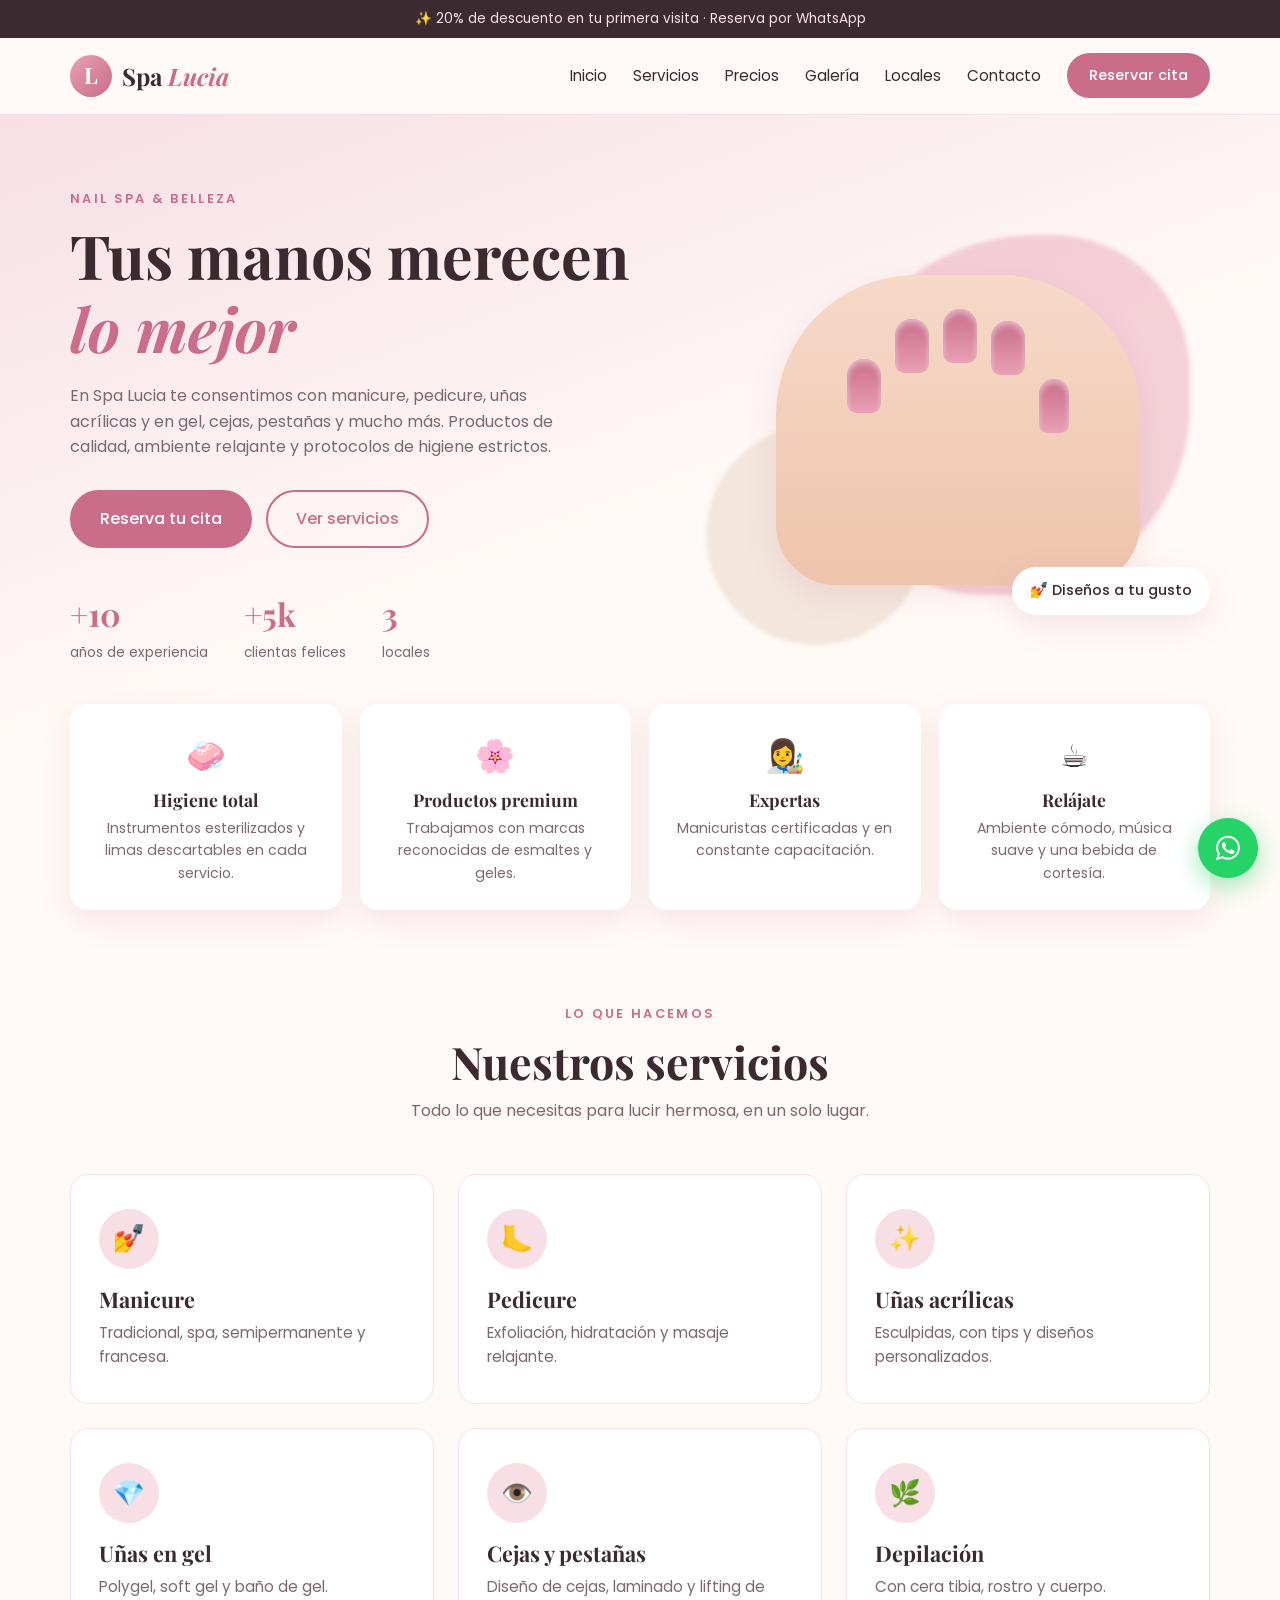
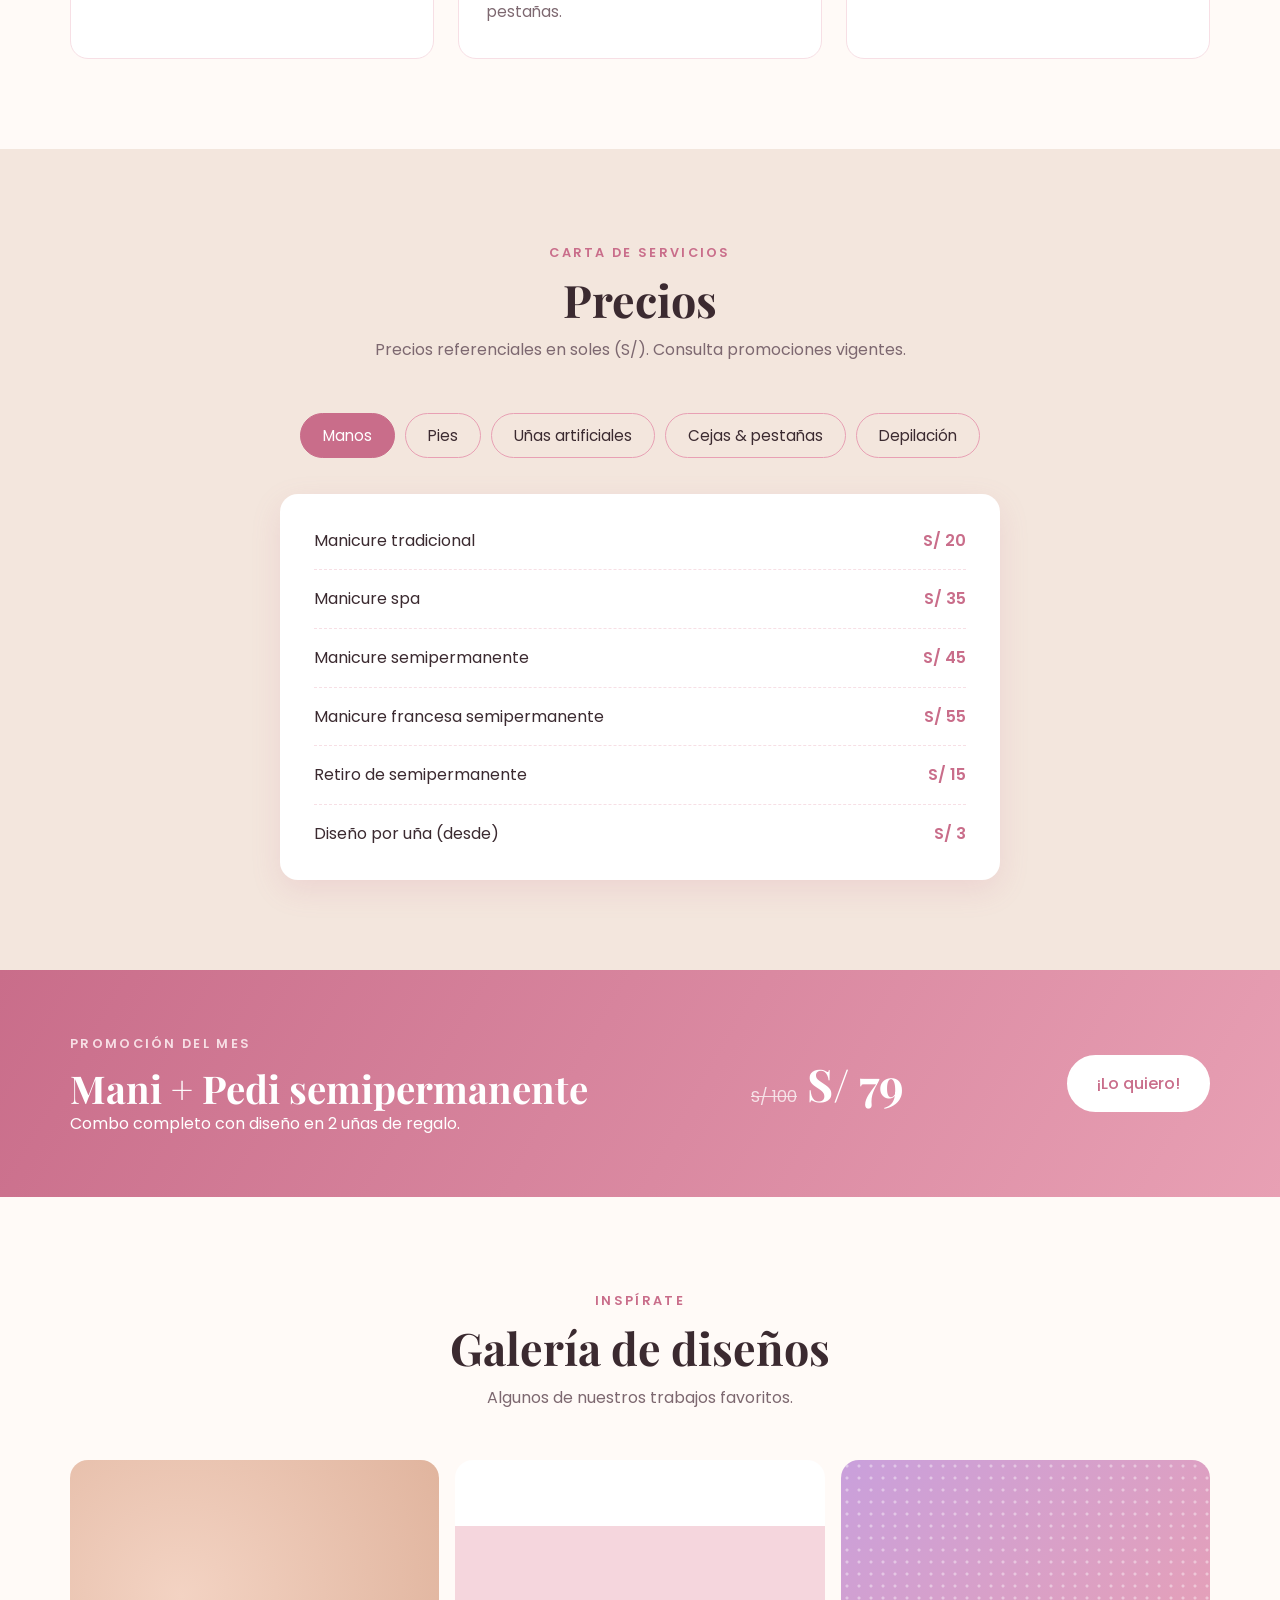
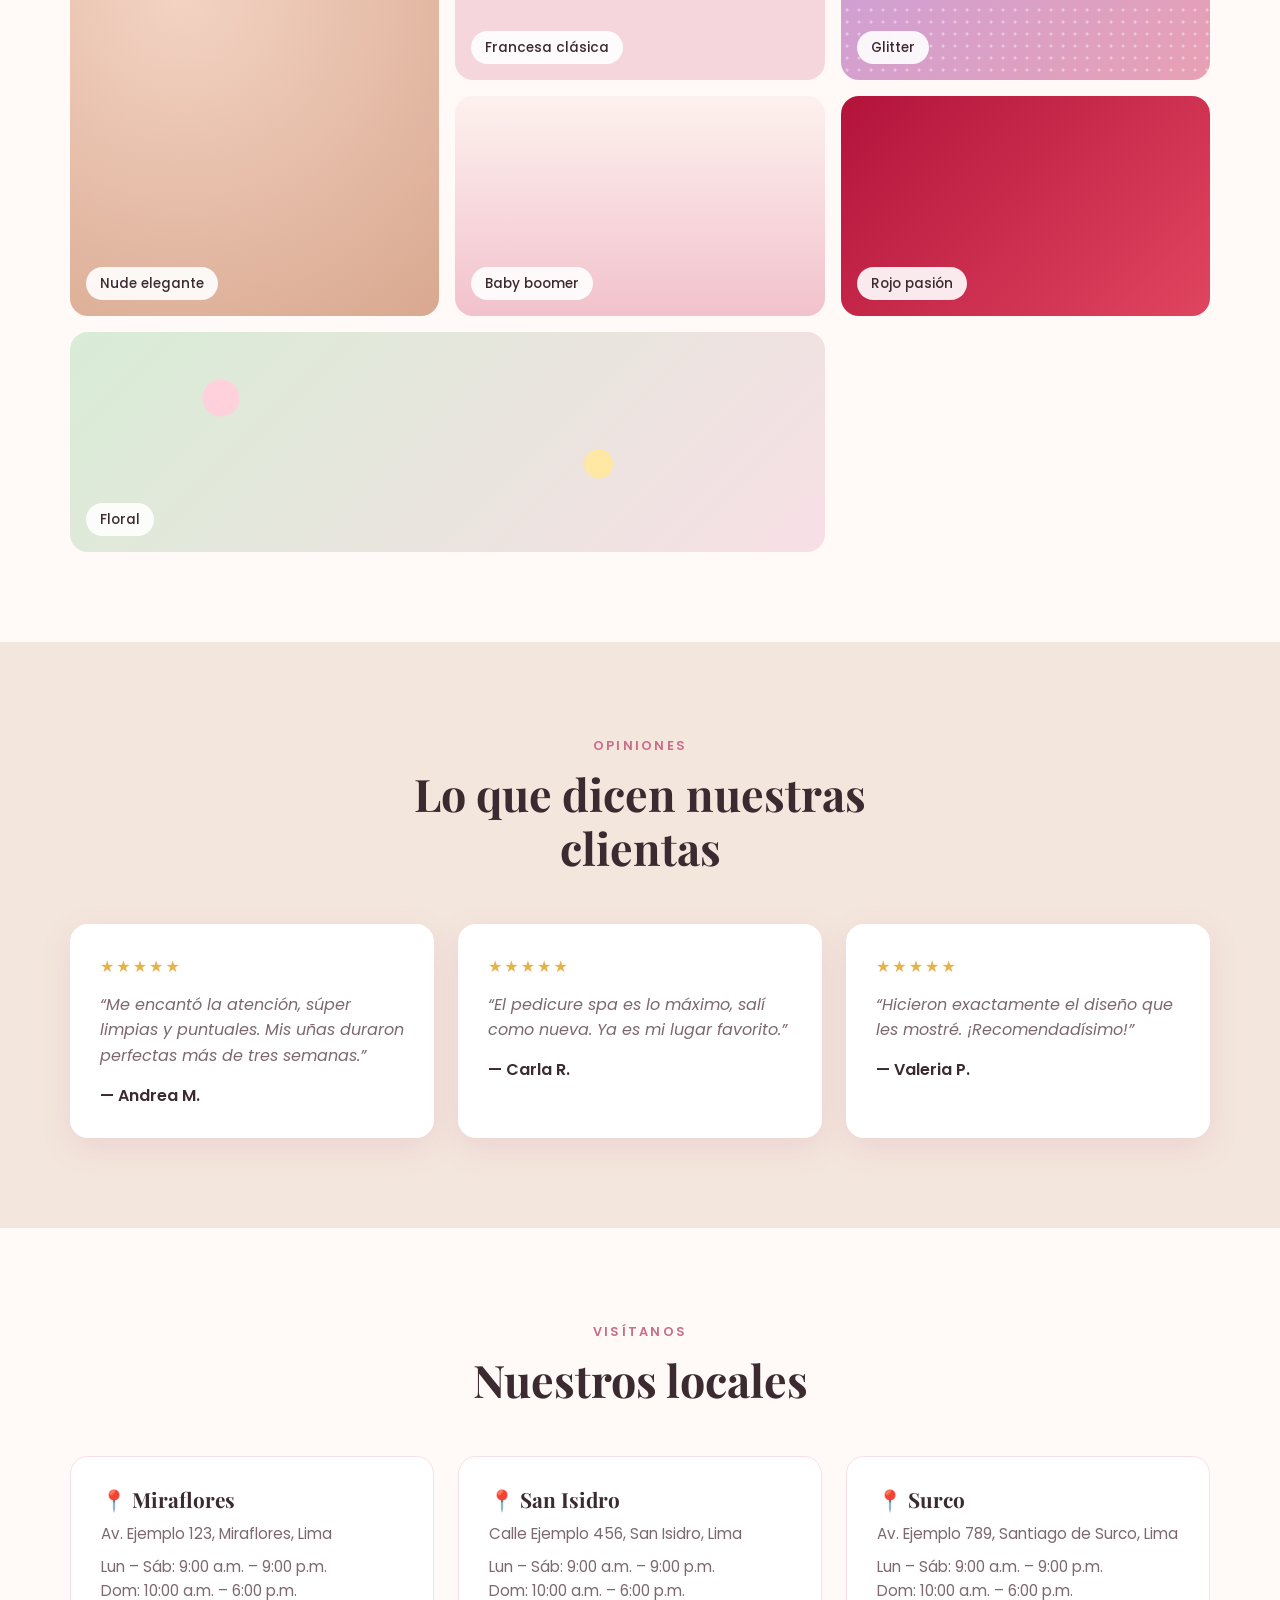
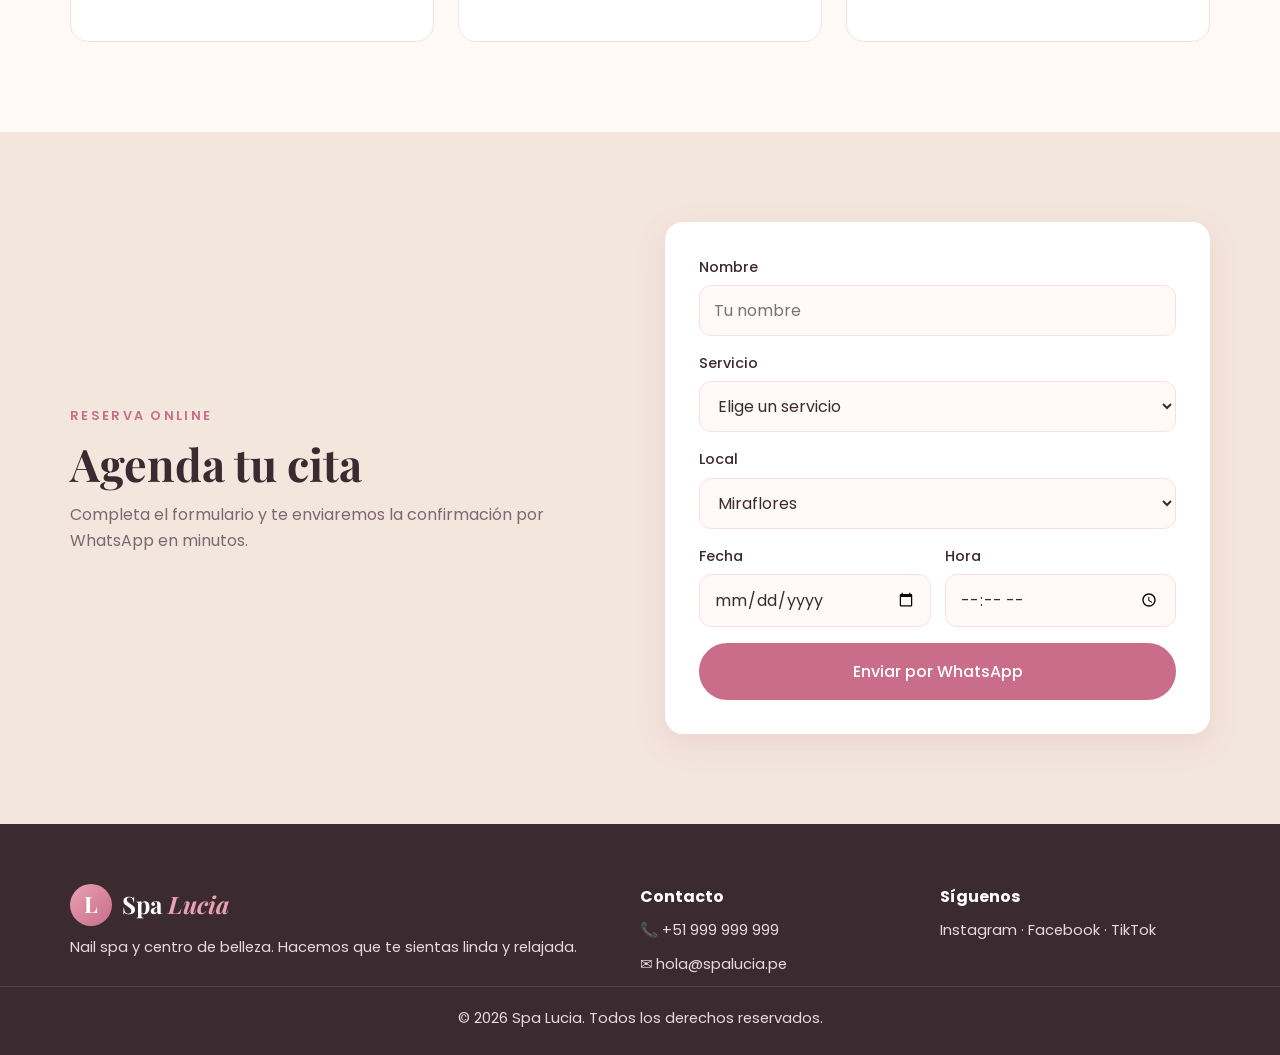
<file: index.html>
<!doctype html>
<html lang="es">
<head>
  <meta charset="utf-8">
  <meta name="viewport" content="width=device-width, initial-scale=1">
  <title>Spa Lucia | Nail Spa & Belleza</title>
  <meta name="description" content="Spa Lucia: manicure, pedicure, uñas acrílicas, gel, cejas, pestañas y depilación. Reserva tu cita por WhatsApp.">
  <link rel="preconnect" href="https://fonts.googleapis.com">
  <link rel="preconnect" href="https://fonts.gstatic.com" crossorigin>
  <link href="https://fonts.googleapis.com/css2?family=Playfair+Display:ital,wght@0,500;0,700;1,500&family=Poppins:wght@300;400;500;600&display=swap" rel="stylesheet">
  <link rel="stylesheet" href="styles.css">
</head>
<body>

  <!-- Barra superior -->
  <div class="topbar">
    <p>✨ 20% de descuento en tu primera visita · Reserva por WhatsApp</p>
  </div>

  <!-- Cabecera -->
  <header class="header" id="inicio">
    <div class="container header__inner">
      <a href="#inicio" class="logo">
        <span class="logo__mark">L</span>
        <span class="logo__text">Spa <em>Lucia</em></span>
      </a>
      <button class="nav-toggle" aria-label="Abrir menú" aria-expanded="false">
        <span></span><span></span><span></span>
      </button>
      <nav class="nav">
        <a href="#inicio">Inicio</a>
        <a href="#servicios">Servicios</a>
        <a href="#precios">Precios</a>
        <a href="#galeria">Galería</a>
        <a href="#locales">Locales</a>
        <a href="#contacto">Contacto</a>
        <a href="#reservar" class="btn btn--sm">Reservar cita</a>
      </nav>
    </div>
  </header>

  <!-- Hero -->
  <section class="hero">
    <div class="container hero__inner">
      <div class="hero__text">
        <span class="eyebrow">Nail Spa & Belleza</span>
        <h1>Tus manos merecen <em>lo mejor</em></h1>
        <p>En Spa Lucia te consentimos con manicure, pedicure, uñas acrílicas y en gel, cejas, pestañas y mucho más. Productos de calidad, ambiente relajante y protocolos de higiene estrictos.</p>
        <div class="hero__actions">
          <a href="#reservar" class="btn">Reserva tu cita</a>
          <a href="#servicios" class="btn btn--outline">Ver servicios</a>
        </div>
        <ul class="hero__stats">
          <li><strong>+10</strong><span>años de experiencia</span></li>
          <li><strong>+5k</strong><span>clientas felices</span></li>
          <li><strong>3</strong><span>locales</span></li>
        </ul>
      </div>
      <div class="hero__art" aria-hidden="true">
        <div class="blob blob--1"></div>
        <div class="blob blob--2"></div>
        <div class="hand">
          <div class="nail n1"></div><div class="nail n2"></div><div class="nail n3"></div><div class="nail n4"></div><div class="nail n5"></div>
        </div>
        <div class="badge-float">💅 Diseños a tu gusto</div>
      </div>
    </div>
  </section>

  <!-- Beneficios -->
  <section class="features">
    <div class="container features__grid">
      <div class="feature"><span>🧼</span><h3>Higiene total</h3><p>Instrumentos esterilizados y limas descartables en cada servicio.</p></div>
      <div class="feature"><span>🌸</span><h3>Productos premium</h3><p>Trabajamos con marcas reconocidas de esmaltes y geles.</p></div>
      <div class="feature"><span>👩‍🎨</span><h3>Expertas</h3><p>Manicuristas certificadas y en constante capacitación.</p></div>
      <div class="feature"><span>☕</span><h3>Relájate</h3><p>Ambiente cómodo, música suave y una bebida de cortesía.</p></div>
    </div>
  </section>

  <!-- Servicios -->
  <section class="section" id="servicios">
    <div class="container">
      <header class="section__head">
        <span class="eyebrow">Lo que hacemos</span>
        <h2>Nuestros servicios</h2>
        <p>Todo lo que necesitas para lucir hermosa, en un solo lugar.</p>
      </header>
      <div class="cards">
        <article class="card"><div class="card__icon">💅</div><h3>Manicure</h3><p>Tradicional, spa, semipermanente y francesa.</p></article>
        <article class="card"><div class="card__icon">🦶</div><h3>Pedicure</h3><p>Exfoliación, hidratación y masaje relajante.</p></article>
        <article class="card"><div class="card__icon">✨</div><h3>Uñas acrílicas</h3><p>Esculpidas, con tips y diseños personalizados.</p></article>
        <article class="card"><div class="card__icon">💎</div><h3>Uñas en gel</h3><p>Polygel, soft gel y baño de gel.</p></article>
        <article class="card"><div class="card__icon">👁️</div><h3>Cejas y pestañas</h3><p>Diseño de cejas, laminado y lifting de pestañas.</p></article>
        <article class="card"><div class="card__icon">🌿</div><h3>Depilación</h3><p>Con cera tibia, rostro y cuerpo.</p></article>
      </div>
    </div>
  </section>

  <!-- Precios -->
  <section class="section section--soft" id="precios">
    <div class="container">
      <header class="section__head">
        <span class="eyebrow">Carta de servicios</span>
        <h2>Precios</h2>
        <p>Precios referenciales en soles (S/). Consulta promociones vigentes.</p>
      </header>
      <div class="tabs" role="tablist">
        <button class="tab is-active" data-tab="manos" role="tab">Manos</button>
        <button class="tab" data-tab="pies" role="tab">Pies</button>
        <button class="tab" data-tab="unas" role="tab">Uñas artificiales</button>
        <button class="tab" data-tab="rostro" role="tab">Cejas & pestañas</button>
        <button class="tab" data-tab="depilacion" role="tab">Depilación</button>
      </div>

      <div class="price-panel is-active" id="manos">
        <ul class="prices">
          <li><span>Manicure tradicional</span><b>S/ 20</b></li>
          <li><span>Manicure spa</span><b>S/ 35</b></li>
          <li><span>Manicure semipermanente</span><b>S/ 45</b></li>
          <li><span>Manicure francesa semipermanente</span><b>S/ 55</b></li>
          <li><span>Retiro de semipermanente</span><b>S/ 15</b></li>
          <li><span>Diseño por uña (desde)</span><b>S/ 3</b></li>
        </ul>
      </div>
      <div class="price-panel" id="pies">
        <ul class="prices">
          <li><span>Pedicure tradicional</span><b>S/ 30</b></li>
          <li><span>Pedicure spa</span><b>S/ 50</b></li>
          <li><span>Pedicure semipermanente</span><b>S/ 55</b></li>
          <li><span>Pedicure + manicure tradicional</span><b>S/ 45</b></li>
          <li><span>Pedicure + manicure semipermanente</span><b>S/ 90</b></li>
        </ul>
      </div>
      <div class="price-panel" id="unas">
        <ul class="prices">
          <li><span>Uñas acrílicas (set completo)</span><b>S/ 90</b></li>
          <li><span>Mantenimiento acrílicas</span><b>S/ 70</b></li>
          <li><span>Polygel (set completo)</span><b>S/ 95</b></li>
          <li><span>Soft gel / tips</span><b>S/ 80</b></li>
          <li><span>Baño de gel</span><b>S/ 60</b></li>
          <li><span>Retiro de acrílicas o gel</span><b>S/ 25</b></li>
        </ul>
      </div>
      <div class="price-panel" id="rostro">
        <ul class="prices">
          <li><span>Diseño de cejas</span><b>S/ 25</b></li>
          <li><span>Laminado de cejas</span><b>S/ 70</b></li>
          <li><span>Lifting de pestañas</span><b>S/ 80</b></li>
          <li><span>Pestañas pelo a pelo</span><b>S/ 120</b></li>
          <li><span>Tinte de cejas</span><b>S/ 20</b></li>
        </ul>
      </div>
      <div class="price-panel" id="depilacion">
        <ul class="prices">
          <li><span>Bozo</span><b>S/ 12</b></li>
          <li><span>Rostro completo</span><b>S/ 35</b></li>
          <li><span>Axilas</span><b>S/ 20</b></li>
          <li><span>Piernas completas</span><b>S/ 60</b></li>
          <li><span>Bikini</span><b>S/ 35</b></li>
        </ul>
      </div>
    </div>
  </section>

  <!-- Promos -->
  <section class="promo">
    <div class="container promo__inner">
      <div>
        <span class="eyebrow eyebrow--light">Promoción del mes</span>
        <h2>Mani + Pedi semipermanente</h2>
        <p>Combo completo con diseño en 2 uñas de regalo.</p>
      </div>
      <div class="promo__price"><s>S/ 100</s><strong>S/ 79</strong></div>
      <a href="#reservar" class="btn btn--light">¡Lo quiero!</a>
    </div>
  </section>

  <!-- Galería -->
  <section class="section" id="galeria">
    <div class="container">
      <header class="section__head">
        <span class="eyebrow">Inspírate</span>
        <h2>Galería de diseños</h2>
        <p>Algunos de nuestros trabajos favoritos.</p>
      </header>
      <div class="gallery">
        <div class="g g1"><span>Nude elegante</span></div>
        <div class="g g2"><span>Francesa clásica</span></div>
        <div class="g g3"><span>Glitter</span></div>
        <div class="g g4"><span>Baby boomer</span></div>
        <div class="g g5"><span>Rojo pasión</span></div>
        <div class="g g6"><span>Floral</span></div>
      </div>
    </div>
  </section>

  <!-- Testimonios -->
  <section class="section section--soft">
    <div class="container">
      <header class="section__head">
        <span class="eyebrow">Opiniones</span>
        <h2>Lo que dicen nuestras clientas</h2>
      </header>
      <div class="testimonials">
        <blockquote><p>“Me encantó la atención, súper limpias y puntuales. Mis uñas duraron perfectas más de tres semanas.”</p><cite>— Andrea M.</cite></blockquote>
        <blockquote><p>“El pedicure spa es lo máximo, salí como nueva. Ya es mi lugar favorito.”</p><cite>— Carla R.</cite></blockquote>
        <blockquote><p>“Hicieron exactamente el diseño que les mostré. ¡Recomendadísimo!”</p><cite>— Valeria P.</cite></blockquote>
      </div>
    </div>
  </section>

  <!-- Locales -->
  <section class="section" id="locales">
    <div class="container">
      <header class="section__head">
        <span class="eyebrow">Visítanos</span>
        <h2>Nuestros locales</h2>
      </header>
      <div class="locations">
        <div class="location"><h3>📍 Miraflores</h3><p>Av. Ejemplo 123, Miraflores, Lima</p><p>Lun – Sáb: 9:00 a.m. – 9:00 p.m.<br>Dom: 10:00 a.m. – 6:00 p.m.</p></div>
        <div class="location"><h3>📍 San Isidro</h3><p>Calle Ejemplo 456, San Isidro, Lima</p><p>Lun – Sáb: 9:00 a.m. – 9:00 p.m.<br>Dom: 10:00 a.m. – 6:00 p.m.</p></div>
        <div class="location"><h3>📍 Surco</h3><p>Av. Ejemplo 789, Santiago de Surco, Lima</p><p>Lun – Sáb: 9:00 a.m. – 9:00 p.m.<br>Dom: 10:00 a.m. – 6:00 p.m.</p></div>
      </div>
    </div>
  </section>

  <!-- Reserva -->
  <section class="section section--soft" id="reservar">
    <div class="container booking">
      <div class="booking__text">
        <span class="eyebrow">Reserva online</span>
        <h2>Agenda tu cita</h2>
        <p>Completa el formulario y te enviaremos la confirmación por WhatsApp en minutos.</p>
      </div>
      <form class="booking__form" id="bookingForm">
        <label>Nombre<input type="text" name="nombre" required placeholder="Tu nombre"></label>
        <label>Servicio
          <select name="servicio" required>
            <option value="">Elige un servicio</option>
            <option>Manicure</option>
            <option>Pedicure</option>
            <option>Mani + Pedi</option>
            <option>Uñas acrílicas</option>
            <option>Uñas en gel</option>
            <option>Cejas y pestañas</option>
            <option>Depilación</option>
          </select>
        </label>
        <label>Local
          <select name="local" required>
            <option>Miraflores</option>
            <option>San Isidro</option>
            <option>Surco</option>
          </select>
        </label>
        <div class="row">
          <label>Fecha<input type="date" name="fecha" required></label>
          <label>Hora<input type="time" name="hora" required></label>
        </div>
        <button type="submit" class="btn btn--block">Enviar por WhatsApp</button>
      </form>
    </div>
  </section>

  <!-- Pie -->
  <footer class="footer" id="contacto">
    <div class="container footer__grid">
      <div>
        <a href="#inicio" class="logo logo--light"><span class="logo__mark">L</span><span class="logo__text">Spa <em>Lucia</em></span></a>
        <p>Nail spa y centro de belleza. Hacemos que te sientas linda y relajada.</p>
      </div>
      <div>
        <h4>Contacto</h4>
        <p>📞 +51 999 999 999</p>
        <p>✉️ hola@spalucia.pe</p>
      </div>
      <div>
        <h4>Síguenos</h4>
        <p><a href="#">Instagram</a> · <a href="#">Facebook</a> · <a href="#">TikTok</a></p>
      </div>
    </div>
    <p class="footer__copy">© <span id="year"></span> Spa Lucia. Todos los derechos reservados.</p>
  </footer>

  <!-- WhatsApp flotante -->
  <a class="whatsapp" id="waFloat" href="#" target="_blank" rel="noopener" aria-label="Escríbenos por WhatsApp">
    <svg viewBox="0 0 32 32" width="30" height="30" fill="currentColor" aria-hidden="true"><path d="M16 3C9 3 3.3 8.6 3.3 15.6c0 2.5.7 4.8 2 6.8L3 29l6.8-2.2c1.9 1 4 1.6 6.2 1.6 7 0 12.7-5.7 12.7-12.7S23 3 16 3zm0 23.2c-2 0-3.9-.5-5.5-1.5l-.4-.2-4 1.3 1.3-3.9-.3-.4c-1.1-1.7-1.7-3.7-1.7-5.8C5.4 9.8 10.2 5.1 16 5.1s10.6 4.7 10.6 10.5S21.8 26.2 16 26.2zm5.8-7.9c-.3-.2-1.9-.9-2.2-1-.3-.1-.5-.2-.7.2-.2.3-.8 1-1 1.2-.2.2-.4.2-.7.1-.3-.2-1.3-.5-2.5-1.6-.9-.8-1.6-1.8-1.7-2.1-.2-.3 0-.5.1-.6l.5-.6c.2-.2.2-.3.3-.6.1-.2 0-.4 0-.6l-1-2.4c-.3-.6-.5-.5-.7-.5h-.6c-.2 0-.6.1-.9.4-.3.3-1.2 1.1-1.2 2.8s1.2 3.2 1.4 3.4c.2.2 2.4 3.6 5.7 5 .8.3 1.4.5 1.9.7.8.3 1.5.2 2.1.1.6-.1 1.9-.8 2.2-1.5.3-.7.3-1.4.2-1.5-.1-.2-.3-.3-.6-.4z"/></svg>
  </a>

  <script src="script.js"></script>
</body>
</html>
</file>
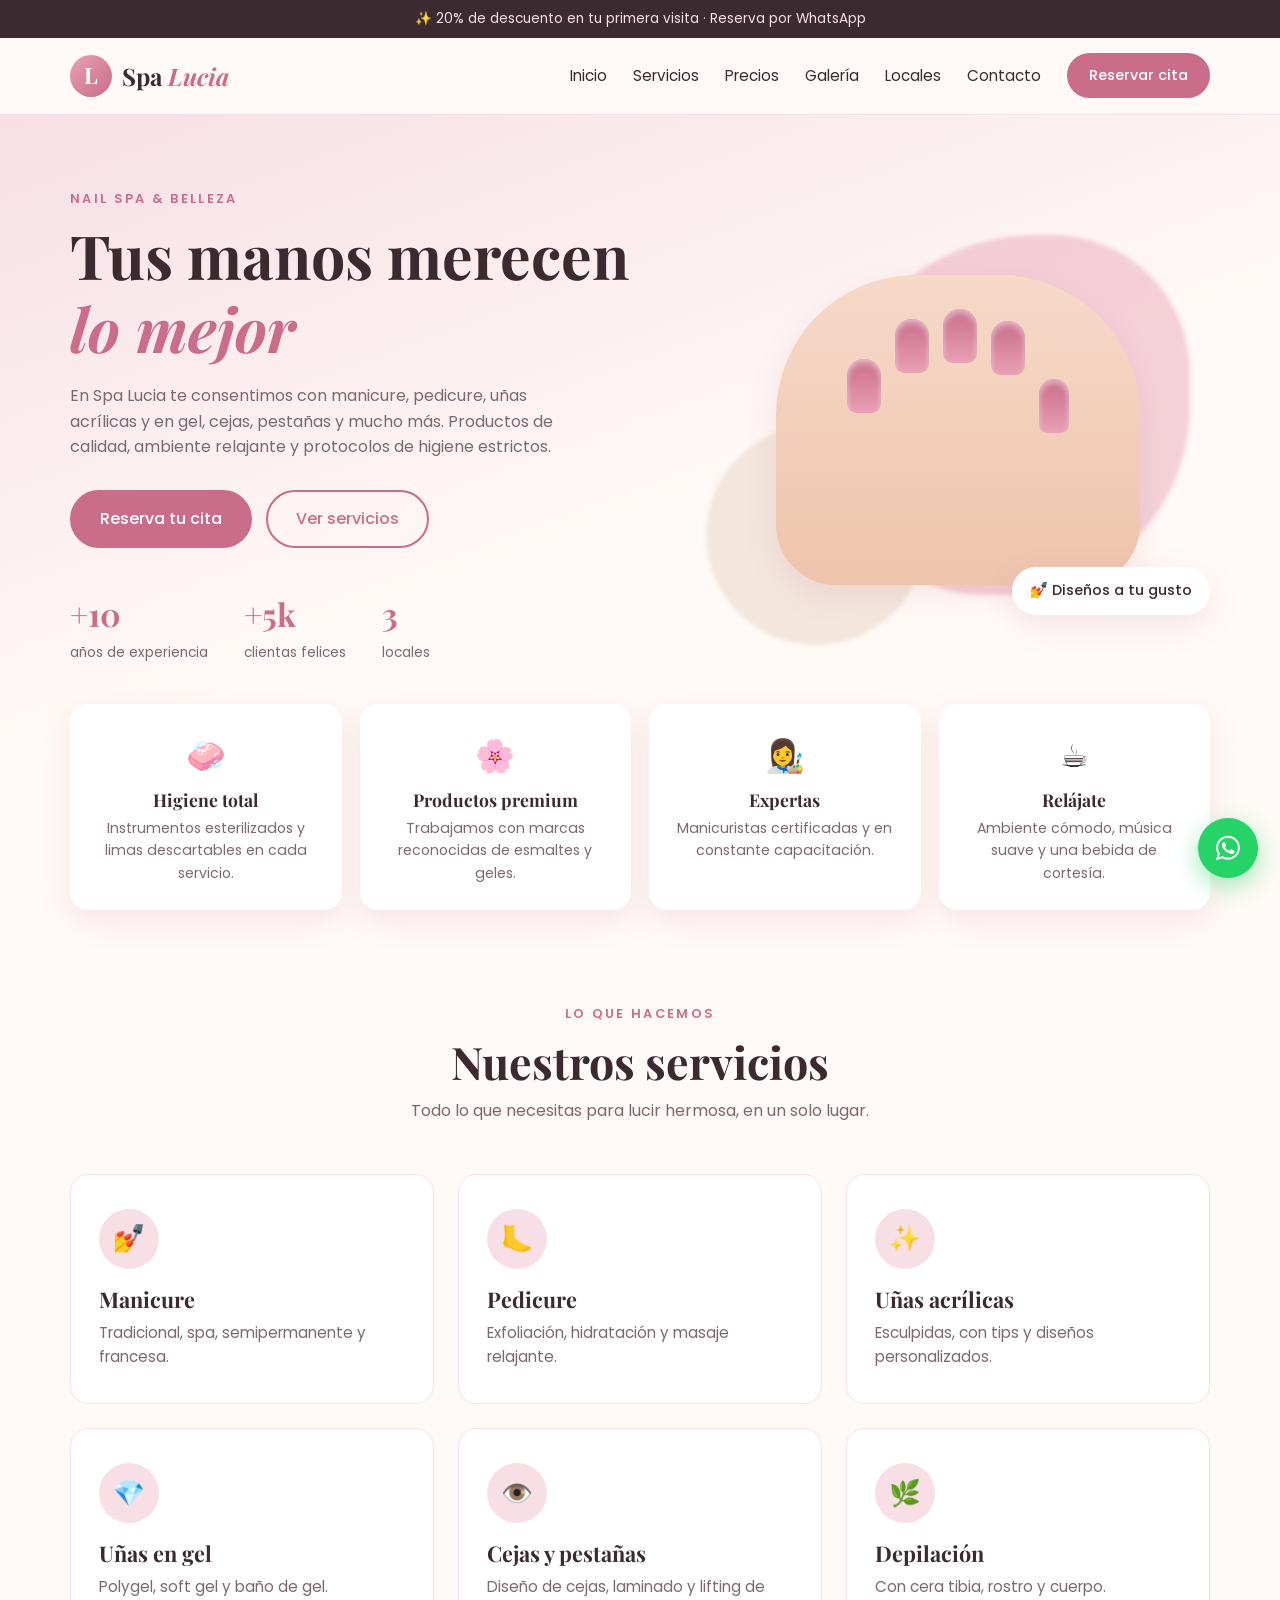
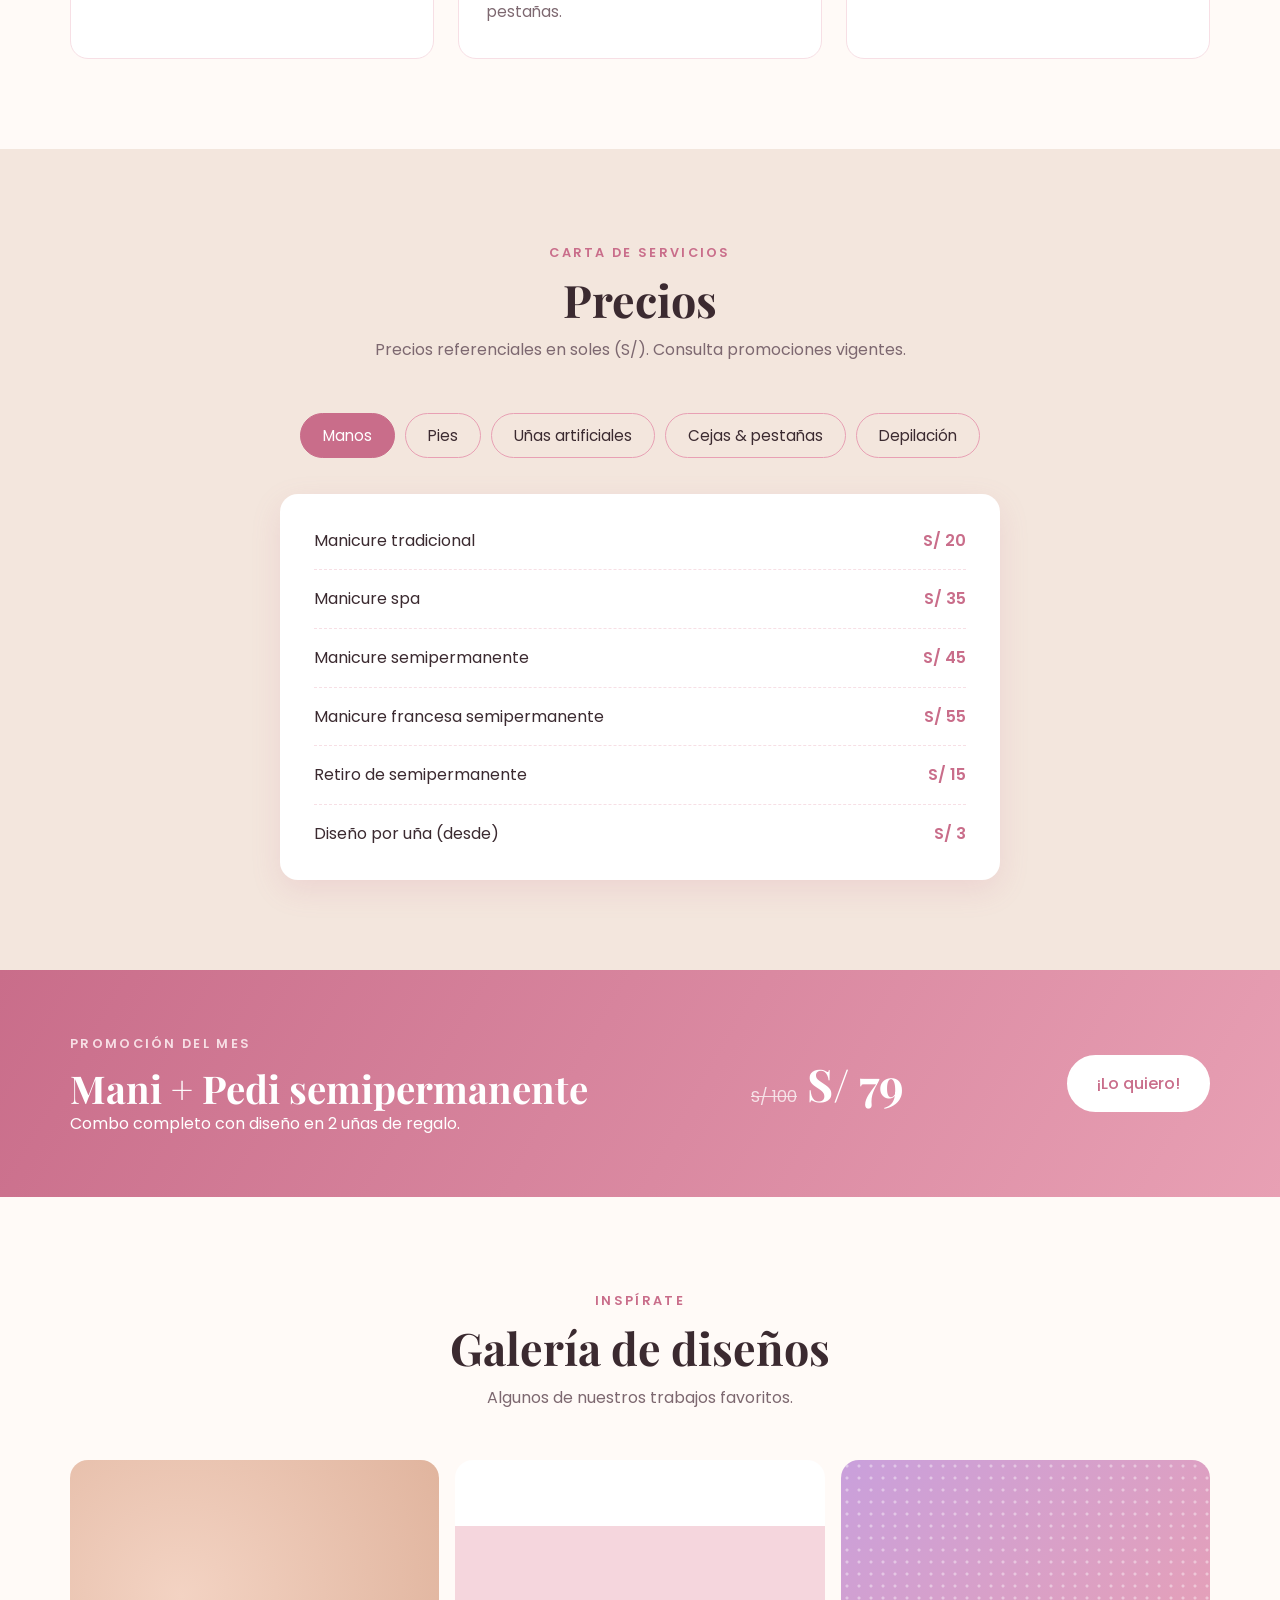
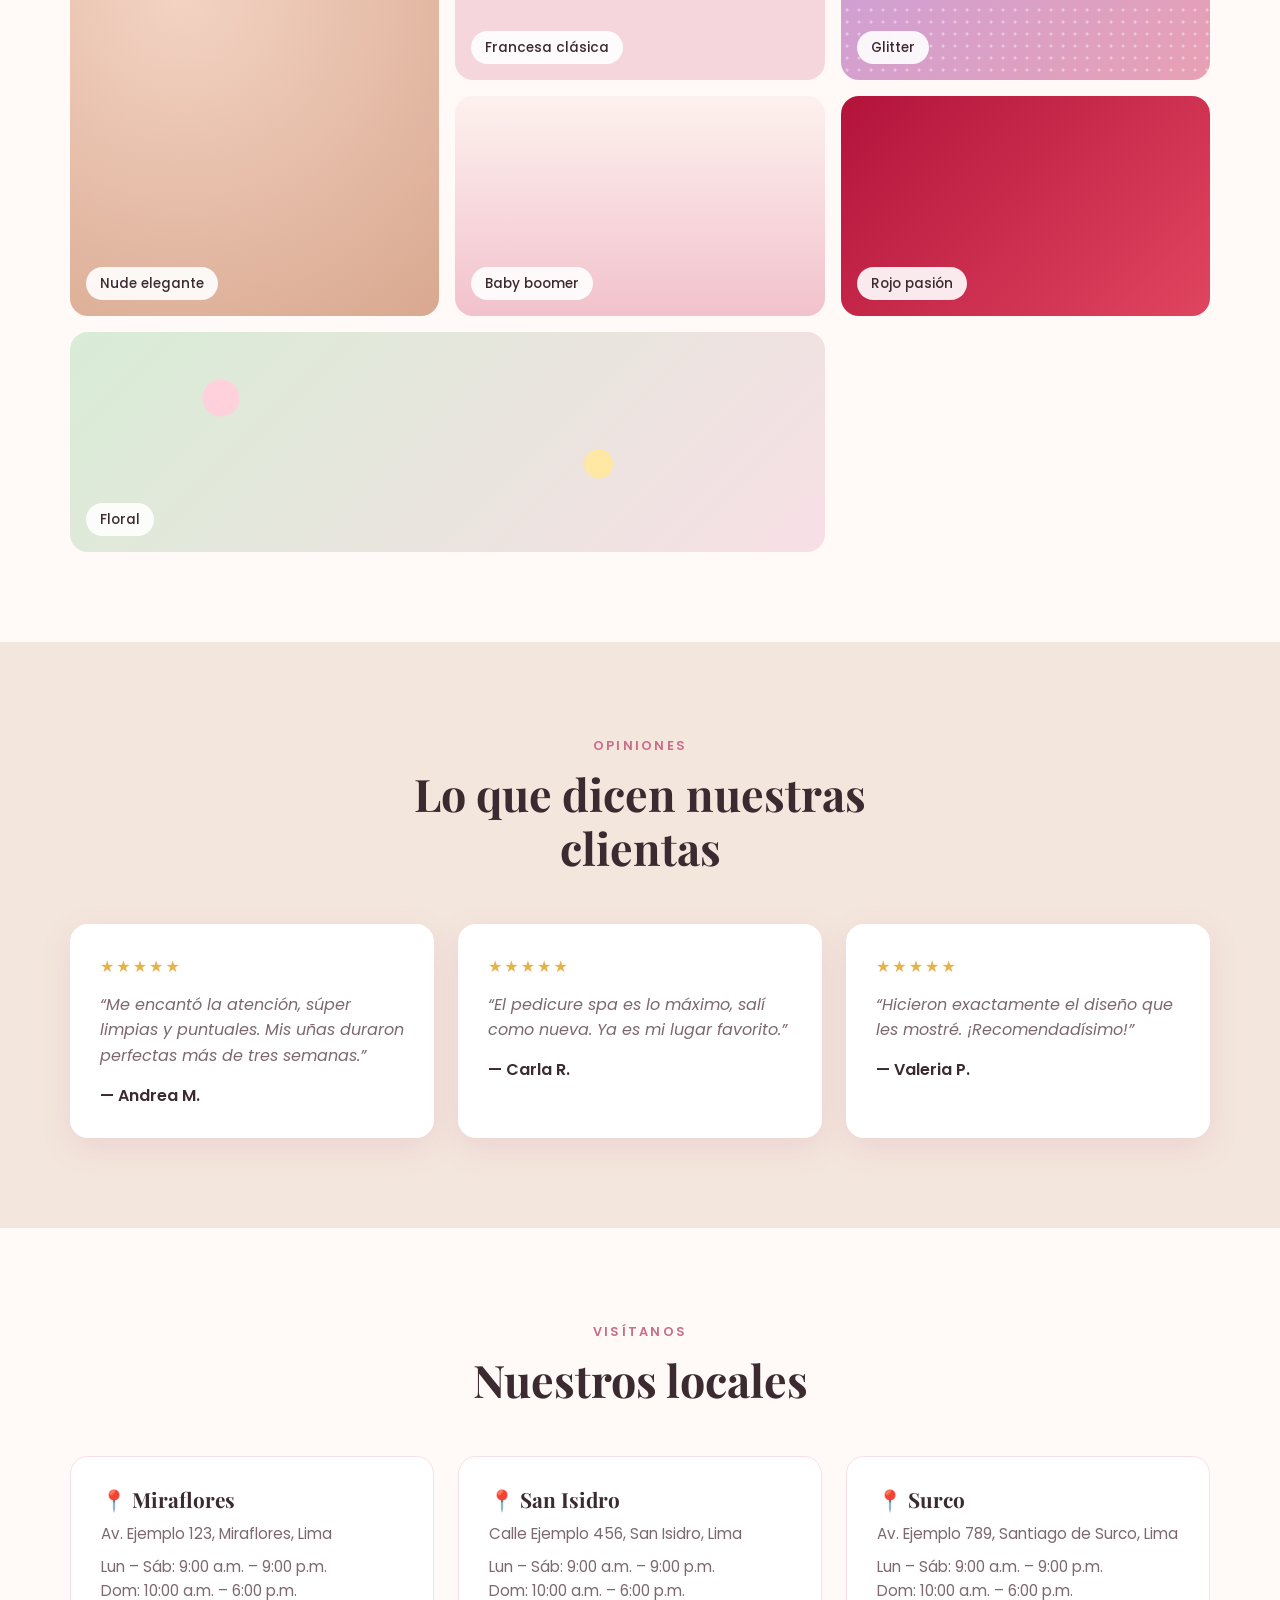
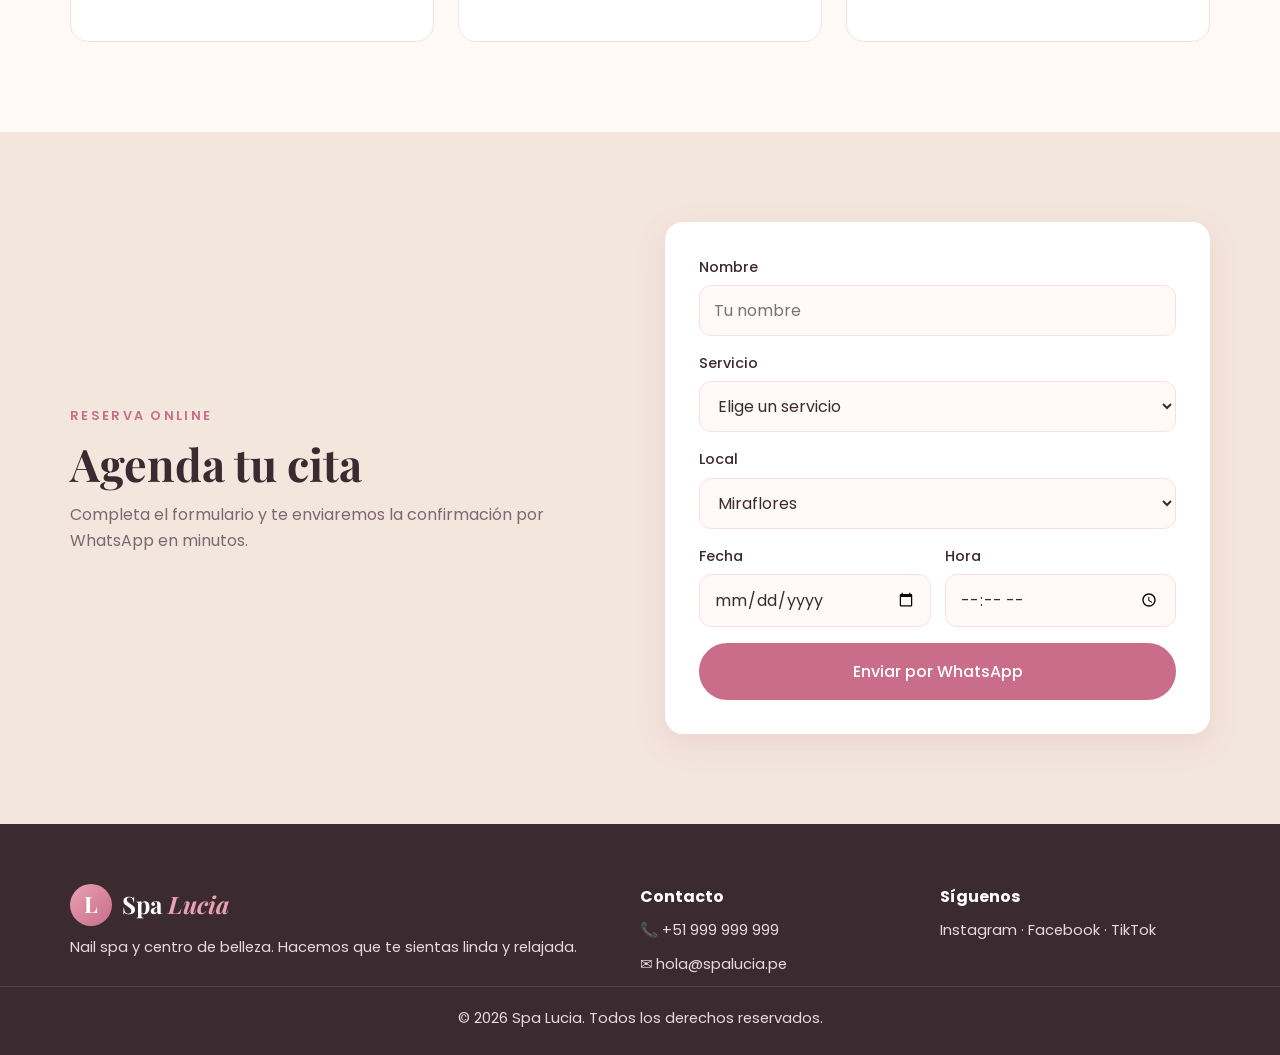
<file: spa-lucia.html>
<!doctype html>
<html lang="es">
<head>
  <meta charset="utf-8">
  <meta name="viewport" content="width=device-width, initial-scale=1">
  <title>Spa Lucia | Nail Spa & Belleza</title>
  <meta name="description" content="Spa Lucia: manicure, pedicure, uñas acrílicas, gel, cejas, pestañas y depilación. Reserva tu cita por WhatsApp.">
  <link rel="preconnect" href="https://fonts.googleapis.com">
  <link rel="preconnect" href="https://fonts.gstatic.com" crossorigin>
  <link href="https://fonts.googleapis.com/css2?family=Playfair+Display:ital,wght@0,500;0,700;1,500&family=Poppins:wght@300;400;500;600&display=swap" rel="stylesheet">
  <style>
:root {
  --pink: #e8a0b4;
  --pink-dark: #c96d8a;
  --rose: #f7dfe5;
  --nude: #f3e6dd;
  --cream: #fffaf7;
  --ink: #3b2a30;
  --muted: #7d6870;
  --white: #ffffff;
  --radius: 18px;
  --shadow: 0 10px 30px rgba(201, 109, 138, .15);
}

* { box-sizing: border-box; margin: 0; padding: 0; }
html { scroll-behavior: smooth; }
body {
  font-family: "Poppins", system-ui, sans-serif;
  color: var(--ink);
  background: var(--cream);
  line-height: 1.6;
}
img { max-width: 100%; display: block; }
a { color: inherit; text-decoration: none; }
h1, h2, h3 { font-family: "Playfair Display", serif; line-height: 1.2; }
em { font-style: italic; color: var(--pink-dark); }

.container { width: min(1140px, 100% - 32px); margin-inline: auto; }

/* Botones */
.btn {
  display: inline-block;
  background: var(--pink-dark);
  color: var(--white);
  padding: 14px 28px;
  border-radius: 999px;
  font-weight: 500;
  border: 2px solid var(--pink-dark);
  cursor: pointer;
  font-family: inherit;
  font-size: 1rem;
  transition: transform .2s, background .2s, box-shadow .2s;
}
.btn:hover { transform: translateY(-2px); box-shadow: var(--shadow); background: #b85a78; }
.btn--sm { padding: 9px 20px; font-size: .9rem; }
.btn--outline { background: transparent; color: var(--pink-dark); }
.btn--outline:hover { background: var(--pink-dark); color: var(--white); }
.btn--light { background: var(--white); color: var(--pink-dark); border-color: var(--white); }
.btn--light:hover { background: var(--rose); }
.btn--block { width: 100%; }

.eyebrow {
  display: inline-block;
  font-size: .8rem;
  letter-spacing: .18em;
  text-transform: uppercase;
  color: var(--pink-dark);
  font-weight: 600;
  margin-bottom: 10px;
}
.eyebrow--light { color: var(--rose); }

/* Barra superior */
.topbar { background: var(--ink); color: var(--rose); text-align: center; font-size: .85rem; padding: 8px 16px; }

/* Cabecera */
.header { position: sticky; top: 0; z-index: 50; background: rgba(255, 250, 247, .92); backdrop-filter: blur(10px); border-bottom: 1px solid var(--rose); }
.header__inner { display: flex; align-items: center; justify-content: space-between; height: 76px; }
.logo { display: flex; align-items: center; gap: 10px; }
.logo__mark {
  width: 42px; height: 42px; border-radius: 50%;
  display: grid; place-items: center;
  background: linear-gradient(135deg, var(--pink), var(--pink-dark));
  color: var(--white); font-family: "Playfair Display", serif; font-size: 1.4rem; font-weight: 700;
}
.logo__text { font-family: "Playfair Display", serif; font-size: 1.5rem; font-weight: 700; }
.logo--light .logo__text { color: var(--white); }
.logo--light em { color: var(--pink); }

.nav { display: flex; align-items: center; gap: 26px; }
.nav a:not(.btn) { font-size: .95rem; position: relative; }
.nav a:not(.btn)::after { content: ""; position: absolute; left: 0; bottom: -4px; width: 0; height: 2px; background: var(--pink-dark); transition: width .25s; }
.nav a:not(.btn):hover::after { width: 100%; }

.nav-toggle { display: none; background: none; border: 0; cursor: pointer; padding: 8px; }
.nav-toggle span { display: block; width: 24px; height: 2px; background: var(--ink); margin: 5px 0; transition: .3s; }

/* Hero */
.hero { background: linear-gradient(160deg, var(--rose) 0%, var(--cream) 60%); padding: 70px 0 90px; overflow: hidden; }
.hero__inner { display: grid; grid-template-columns: 1.1fr 1fr; gap: 40px; align-items: center; }
.hero h1 { font-size: clamp(2.4rem, 5vw, 3.8rem); margin-bottom: 18px; }
.hero p { color: var(--muted); max-width: 520px; margin-bottom: 30px; }
.hero__actions { display: flex; gap: 14px; flex-wrap: wrap; }
.hero__stats { list-style: none; display: flex; gap: 36px; margin-top: 40px; flex-wrap: wrap; }
.hero__stats strong { display: block; font-family: "Playfair Display", serif; font-size: 2rem; color: var(--pink-dark); }
.hero__stats span { font-size: .85rem; color: var(--muted); }

.hero__art { position: relative; height: 440px; }
.blob { position: absolute; border-radius: 50%; filter: blur(2px); }
.blob--1 { width: 360px; height: 360px; background: var(--pink); opacity: .45; top: 30px; right: 20px; border-radius: 60% 40% 55% 45%; animation: float 8s ease-in-out infinite; }
.blob--2 { width: 220px; height: 220px; background: var(--nude); bottom: 0; left: 20px; animation: float 10s ease-in-out infinite reverse; }
.hand {
  position: absolute; inset: 70px 70px 60px 90px;
  background: linear-gradient(180deg, #f6d9c8, #eec4ad);
  border-radius: 140px 140px 60px 60px;
  box-shadow: var(--shadow);
  display: flex; justify-content: center; align-items: flex-start; gap: 14px; padding-top: 34px;
}
.nail { width: 34px; height: 54px; border-radius: 18px 18px 10px 10px; background: linear-gradient(180deg, var(--pink-dark), var(--pink)); box-shadow: inset 0 4px 6px rgba(255,255,255,.5); }
.n1 { margin-top: 50px; } .n2 { margin-top: 10px; } .n3 { margin-top: 0; } .n4 { margin-top: 12px; } .n5 { margin-top: 70px; width: 30px; }
.badge-float { position: absolute; bottom: 30px; right: 0; background: var(--white); padding: 12px 18px; border-radius: 999px; box-shadow: var(--shadow); font-weight: 500; font-size: .9rem; animation: float 6s ease-in-out infinite; }

@keyframes float { 50% { transform: translateY(-14px); } }

/* Beneficios */
.features { margin-top: -50px; position: relative; z-index: 2; }
.features__grid { display: grid; grid-template-columns: repeat(4, 1fr); gap: 18px; }
.feature { background: var(--white); padding: 26px 22px; border-radius: var(--radius); box-shadow: var(--shadow); text-align: center; }
.feature span { font-size: 2rem; }
.feature h3 { font-size: 1.1rem; margin: 8px 0 6px; }
.feature p { font-size: .88rem; color: var(--muted); }

/* Secciones */
.section { padding: 90px 0; }
.section--soft { background: var(--nude); }
.section__head { text-align: center; max-width: 620px; margin: 0 auto 50px; }
.section__head h2 { font-size: clamp(2rem, 4vw, 2.8rem); margin-bottom: 10px; }
.section__head p { color: var(--muted); }

/* Tarjetas */
.cards { display: grid; grid-template-columns: repeat(3, 1fr); gap: 24px; }
.card { background: var(--white); border-radius: var(--radius); padding: 34px 28px; border: 1px solid var(--rose); transition: transform .25s, box-shadow .25s; }
.card:hover { transform: translateY(-6px); box-shadow: var(--shadow); }
.card__icon { width: 60px; height: 60px; border-radius: 50%; background: var(--rose); display: grid; place-items: center; font-size: 1.6rem; margin-bottom: 18px; }
.card h3 { font-size: 1.35rem; margin-bottom: 8px; }
.card p { color: var(--muted); font-size: .95rem; }

/* Precios */
.tabs { display: flex; justify-content: center; flex-wrap: wrap; gap: 10px; margin-bottom: 36px; }
.tab { font-family: inherit; font-size: .95rem; padding: 10px 22px; border-radius: 999px; border: 1px solid var(--pink); background: transparent; color: var(--ink); cursor: pointer; transition: .2s; }
.tab:hover { background: var(--rose); }
.tab.is-active { background: var(--pink-dark); border-color: var(--pink-dark); color: var(--white); }
.price-panel { display: none; max-width: 720px; margin: 0 auto; background: var(--white); border-radius: var(--radius); padding: 18px 34px; box-shadow: var(--shadow); }
.price-panel.is-active { display: block; animation: fade .35s ease; }
.prices { list-style: none; }
.prices li { display: flex; align-items: baseline; gap: 10px; padding: 16px 0; border-bottom: 1px dashed var(--rose); }
.prices li:last-child { border-bottom: 0; }
.prices li span { flex: 1; }
.prices li b { color: var(--pink-dark); font-weight: 600; white-space: nowrap; }
@keyframes fade { from { opacity: 0; transform: translateY(8px); } }

/* Promo */
.promo { background: linear-gradient(120deg, var(--pink-dark), var(--pink)); color: var(--white); padding: 60px 0; }
.promo__inner { display: flex; align-items: center; justify-content: space-between; gap: 30px; flex-wrap: wrap; }
.promo h2 { font-size: clamp(1.8rem, 3.5vw, 2.4rem); }
.promo em { color: var(--white); }
.promo__price s { opacity: .75; margin-right: 10px; }
.promo__price strong { font-family: "Playfair Display", serif; font-size: 2.8rem; }

/* Galería */
.gallery { display: grid; grid-template-columns: repeat(3, 1fr); grid-auto-rows: 220px; gap: 16px; }
.g { border-radius: var(--radius); position: relative; overflow: hidden; display: flex; align-items: flex-end; padding: 16px; transition: transform .3s; }
.g:hover { transform: scale(1.02); }
.g span { background: rgba(255,255,255,.9); padding: 6px 14px; border-radius: 999px; font-size: .85rem; font-weight: 500; }
.g1 { background: radial-gradient(circle at 30% 30%, #f3d3c3, #d9a88f); grid-row: span 2; }
.g2 { background: linear-gradient(180deg, #fff 0 30%, #f5d6dd 30%); }
.g3 { background: radial-gradient(circle, #fff6 1px, transparent 2px) 0 0/12px 12px, linear-gradient(135deg, #c9a0dc, #e8a0b4); }
.g4 { background: linear-gradient(180deg, #fdf1ee, #f2c2cc); }
.g5 { background: linear-gradient(135deg, #b3133b, #e0455f); }
.g6 { grid-column: span 2; background: radial-gradient(circle at 20% 30%, #ffd1dc 0 18px, transparent 19px), radial-gradient(circle at 70% 60%, #ffe8a3 0 14px, transparent 15px), linear-gradient(135deg, #d8ecd6, #f7dfe5); }

/* Testimonios */
.testimonials { display: grid; grid-template-columns: repeat(3, 1fr); gap: 24px; }
.testimonials blockquote { background: var(--white); border-radius: var(--radius); padding: 30px; box-shadow: var(--shadow); position: relative; }
.testimonials blockquote::before { content: "★★★★★"; color: #e6b34a; letter-spacing: 2px; display: block; margin-bottom: 12px; }
.testimonials p { font-style: italic; color: var(--muted); margin-bottom: 14px; }
.testimonials cite { font-style: normal; font-weight: 600; }

/* Locales */
.locations { display: grid; grid-template-columns: repeat(3, 1fr); gap: 24px; }
.location { background: var(--white); border: 1px solid var(--rose); border-radius: var(--radius); padding: 30px; }
.location h3 { font-size: 1.3rem; margin-bottom: 10px; }
.location p { color: var(--muted); font-size: .95rem; margin-bottom: 8px; }

/* Reserva */
.booking { display: grid; grid-template-columns: minmax(0, 1fr) minmax(0, 1fr); gap: 50px; align-items: center; }
.booking__text h2 { font-size: clamp(2rem, 4vw, 2.8rem); margin-bottom: 12px; }
.booking__text p { color: var(--muted); }
.booking__form { background: var(--white); padding: 34px; border-radius: var(--radius); box-shadow: var(--shadow); display: grid; gap: 16px; }
.booking__form label { display: grid; gap: 6px; font-size: .9rem; font-weight: 500; }
.booking__form input, .booking__form select {
  font-family: inherit; font-size: 1rem; padding: 12px 14px;
  border: 1px solid var(--rose); border-radius: 12px; background: var(--cream); color: var(--ink);
}
.booking__form input:focus, .booking__form select:focus { outline: 2px solid var(--pink); border-color: var(--pink); }
.row { display: grid; grid-template-columns: minmax(0, 1fr) minmax(0, 1fr); gap: 14px; }
.booking__form input, .booking__form select { width: 100%; min-width: 0; }

/* Pie */
.footer { background: var(--ink); color: #e9d9de; padding: 60px 0 24px; }
.footer__grid { display: grid; grid-template-columns: 2fr 1fr 1fr; gap: 30px; }
.footer p { font-size: .92rem; margin-top: 10px; }
.footer h4 { color: var(--white); margin-bottom: 6px; }
.footer a:hover { color: var(--pink); }
.footer__copy { text-align: center; border-top: 1px solid rgba(255,255,255,.1); margin-top: 40px; padding-top: 20px; font-size: .85rem; }

/* WhatsApp */
.whatsapp {
  position: fixed; right: 22px; bottom: 22px; z-index: 60;
  width: 60px; height: 60px; border-radius: 50%;
  background: #25d366; color: var(--white);
  display: grid; place-items: center;
  box-shadow: 0 8px 24px rgba(37, 211, 102, .45);
  animation: pulse 2.4s infinite;
}
@keyframes pulse { 0%, 100% { box-shadow: 0 0 0 0 rgba(37,211,102,.5); } 70% { box-shadow: 0 0 0 16px rgba(37,211,102,0); } }

/* Responsive */
@media (max-width: 960px) {
  .hero__inner, .booking { grid-template-columns: minmax(0, 1fr); }
  .hero__art { height: 360px; max-width: 420px; margin-inline: auto; width: 100%; }
  .features__grid { grid-template-columns: repeat(2, 1fr); }
  .cards, .testimonials, .locations { grid-template-columns: repeat(2, 1fr); }
  .footer__grid { grid-template-columns: 1fr 1fr; }
}
@media (max-width: 760px) {
  .nav-toggle { display: block; }
  .nav {
    position: absolute; top: 76px; left: 0; right: 0;
    flex-direction: column; gap: 18px; padding: 24px;
    background: var(--cream); border-bottom: 1px solid var(--rose);
    display: none;
  }
  .nav.is-open { display: flex; }
  .nav-toggle.is-open span:nth-child(1) { transform: translateY(7px) rotate(45deg); }
  .nav-toggle.is-open span:nth-child(2) { opacity: 0; }
  .nav-toggle.is-open span:nth-child(3) { transform: translateY(-7px) rotate(-45deg); }
}
@media (max-width: 600px) {
  .section { padding: 64px 0; }
  .features__grid, .cards, .testimonials, .locations, .footer__grid { grid-template-columns: 1fr; }
  .gallery { grid-template-columns: 1fr 1fr; grid-auto-rows: 160px; }
  .g1 { grid-row: span 1; }
  .g6 { grid-column: span 1; }
  .hand { inset: 60px 30px 50px 40px; gap: 8px; }
  .nail { width: 26px; height: 42px; }
  .price-panel { padding: 10px 20px; }
  .promo__inner { flex-direction: column; text-align: center; }
}
</style>
</head>
<body>

  <!-- Barra superior -->
  <div class="topbar">
    <p>✨ 20% de descuento en tu primera visita · Reserva por WhatsApp</p>
  </div>

  <!-- Cabecera -->
  <header class="header" id="inicio">
    <div class="container header__inner">
      <a href="#inicio" class="logo">
        <span class="logo__mark">L</span>
        <span class="logo__text">Spa <em>Lucia</em></span>
      </a>
      <button class="nav-toggle" aria-label="Abrir menú" aria-expanded="false">
        <span></span><span></span><span></span>
      </button>
      <nav class="nav">
        <a href="#inicio">Inicio</a>
        <a href="#servicios">Servicios</a>
        <a href="#precios">Precios</a>
        <a href="#galeria">Galería</a>
        <a href="#locales">Locales</a>
        <a href="#contacto">Contacto</a>
        <a href="#reservar" class="btn btn--sm">Reservar cita</a>
      </nav>
    </div>
  </header>

  <!-- Hero -->
  <section class="hero">
    <div class="container hero__inner">
      <div class="hero__text">
        <span class="eyebrow">Nail Spa & Belleza</span>
        <h1>Tus manos merecen <em>lo mejor</em></h1>
        <p>En Spa Lucia te consentimos con manicure, pedicure, uñas acrílicas y en gel, cejas, pestañas y mucho más. Productos de calidad, ambiente relajante y protocolos de higiene estrictos.</p>
        <div class="hero__actions">
          <a href="#reservar" class="btn">Reserva tu cita</a>
          <a href="#servicios" class="btn btn--outline">Ver servicios</a>
        </div>
        <ul class="hero__stats">
          <li><strong>+10</strong><span>años de experiencia</span></li>
          <li><strong>+5k</strong><span>clientas felices</span></li>
          <li><strong>3</strong><span>locales</span></li>
        </ul>
      </div>
      <div class="hero__art" aria-hidden="true">
        <div class="blob blob--1"></div>
        <div class="blob blob--2"></div>
        <div class="hand">
          <div class="nail n1"></div><div class="nail n2"></div><div class="nail n3"></div><div class="nail n4"></div><div class="nail n5"></div>
        </div>
        <div class="badge-float">💅 Diseños a tu gusto</div>
      </div>
    </div>
  </section>

  <!-- Beneficios -->
  <section class="features">
    <div class="container features__grid">
      <div class="feature"><span>🧼</span><h3>Higiene total</h3><p>Instrumentos esterilizados y limas descartables en cada servicio.</p></div>
      <div class="feature"><span>🌸</span><h3>Productos premium</h3><p>Trabajamos con marcas reconocidas de esmaltes y geles.</p></div>
      <div class="feature"><span>👩‍🎨</span><h3>Expertas</h3><p>Manicuristas certificadas y en constante capacitación.</p></div>
      <div class="feature"><span>☕</span><h3>Relájate</h3><p>Ambiente cómodo, música suave y una bebida de cortesía.</p></div>
    </div>
  </section>

  <!-- Servicios -->
  <section class="section" id="servicios">
    <div class="container">
      <header class="section__head">
        <span class="eyebrow">Lo que hacemos</span>
        <h2>Nuestros servicios</h2>
        <p>Todo lo que necesitas para lucir hermosa, en un solo lugar.</p>
      </header>
      <div class="cards">
        <article class="card"><div class="card__icon">💅</div><h3>Manicure</h3><p>Tradicional, spa, semipermanente y francesa.</p></article>
        <article class="card"><div class="card__icon">🦶</div><h3>Pedicure</h3><p>Exfoliación, hidratación y masaje relajante.</p></article>
        <article class="card"><div class="card__icon">✨</div><h3>Uñas acrílicas</h3><p>Esculpidas, con tips y diseños personalizados.</p></article>
        <article class="card"><div class="card__icon">💎</div><h3>Uñas en gel</h3><p>Polygel, soft gel y baño de gel.</p></article>
        <article class="card"><div class="card__icon">👁️</div><h3>Cejas y pestañas</h3><p>Diseño de cejas, laminado y lifting de pestañas.</p></article>
        <article class="card"><div class="card__icon">🌿</div><h3>Depilación</h3><p>Con cera tibia, rostro y cuerpo.</p></article>
      </div>
    </div>
  </section>

  <!-- Precios -->
  <section class="section section--soft" id="precios">
    <div class="container">
      <header class="section__head">
        <span class="eyebrow">Carta de servicios</span>
        <h2>Precios</h2>
        <p>Precios referenciales en soles (S/). Consulta promociones vigentes.</p>
      </header>
      <div class="tabs" role="tablist">
        <button class="tab is-active" data-tab="manos" role="tab">Manos</button>
        <button class="tab" data-tab="pies" role="tab">Pies</button>
        <button class="tab" data-tab="unas" role="tab">Uñas artificiales</button>
        <button class="tab" data-tab="rostro" role="tab">Cejas & pestañas</button>
        <button class="tab" data-tab="depilacion" role="tab">Depilación</button>
      </div>

      <div class="price-panel is-active" id="manos">
        <ul class="prices">
          <li><span>Manicure tradicional</span><b>S/ 20</b></li>
          <li><span>Manicure spa</span><b>S/ 35</b></li>
          <li><span>Manicure semipermanente</span><b>S/ 45</b></li>
          <li><span>Manicure francesa semipermanente</span><b>S/ 55</b></li>
          <li><span>Retiro de semipermanente</span><b>S/ 15</b></li>
          <li><span>Diseño por uña (desde)</span><b>S/ 3</b></li>
        </ul>
      </div>
      <div class="price-panel" id="pies">
        <ul class="prices">
          <li><span>Pedicure tradicional</span><b>S/ 30</b></li>
          <li><span>Pedicure spa</span><b>S/ 50</b></li>
          <li><span>Pedicure semipermanente</span><b>S/ 55</b></li>
          <li><span>Pedicure + manicure tradicional</span><b>S/ 45</b></li>
          <li><span>Pedicure + manicure semipermanente</span><b>S/ 90</b></li>
        </ul>
      </div>
      <div class="price-panel" id="unas">
        <ul class="prices">
          <li><span>Uñas acrílicas (set completo)</span><b>S/ 90</b></li>
          <li><span>Mantenimiento acrílicas</span><b>S/ 70</b></li>
          <li><span>Polygel (set completo)</span><b>S/ 95</b></li>
          <li><span>Soft gel / tips</span><b>S/ 80</b></li>
          <li><span>Baño de gel</span><b>S/ 60</b></li>
          <li><span>Retiro de acrílicas o gel</span><b>S/ 25</b></li>
        </ul>
      </div>
      <div class="price-panel" id="rostro">
        <ul class="prices">
          <li><span>Diseño de cejas</span><b>S/ 25</b></li>
          <li><span>Laminado de cejas</span><b>S/ 70</b></li>
          <li><span>Lifting de pestañas</span><b>S/ 80</b></li>
          <li><span>Pestañas pelo a pelo</span><b>S/ 120</b></li>
          <li><span>Tinte de cejas</span><b>S/ 20</b></li>
        </ul>
      </div>
      <div class="price-panel" id="depilacion">
        <ul class="prices">
          <li><span>Bozo</span><b>S/ 12</b></li>
          <li><span>Rostro completo</span><b>S/ 35</b></li>
          <li><span>Axilas</span><b>S/ 20</b></li>
          <li><span>Piernas completas</span><b>S/ 60</b></li>
          <li><span>Bikini</span><b>S/ 35</b></li>
        </ul>
      </div>
    </div>
  </section>

  <!-- Promos -->
  <section class="promo">
    <div class="container promo__inner">
      <div>
        <span class="eyebrow eyebrow--light">Promoción del mes</span>
        <h2>Mani + Pedi semipermanente</h2>
        <p>Combo completo con diseño en 2 uñas de regalo.</p>
      </div>
      <div class="promo__price"><s>S/ 100</s><strong>S/ 79</strong></div>
      <a href="#reservar" class="btn btn--light">¡Lo quiero!</a>
    </div>
  </section>

  <!-- Galería -->
  <section class="section" id="galeria">
    <div class="container">
      <header class="section__head">
        <span class="eyebrow">Inspírate</span>
        <h2>Galería de diseños</h2>
        <p>Algunos de nuestros trabajos favoritos.</p>
      </header>
      <div class="gallery">
        <div class="g g1"><span>Nude elegante</span></div>
        <div class="g g2"><span>Francesa clásica</span></div>
        <div class="g g3"><span>Glitter</span></div>
        <div class="g g4"><span>Baby boomer</span></div>
        <div class="g g5"><span>Rojo pasión</span></div>
        <div class="g g6"><span>Floral</span></div>
      </div>
    </div>
  </section>

  <!-- Testimonios -->
  <section class="section section--soft">
    <div class="container">
      <header class="section__head">
        <span class="eyebrow">Opiniones</span>
        <h2>Lo que dicen nuestras clientas</h2>
      </header>
      <div class="testimonials">
        <blockquote><p>“Me encantó la atención, súper limpias y puntuales. Mis uñas duraron perfectas más de tres semanas.”</p><cite>— Andrea M.</cite></blockquote>
        <blockquote><p>“El pedicure spa es lo máximo, salí como nueva. Ya es mi lugar favorito.”</p><cite>— Carla R.</cite></blockquote>
        <blockquote><p>“Hicieron exactamente el diseño que les mostré. ¡Recomendadísimo!”</p><cite>— Valeria P.</cite></blockquote>
      </div>
    </div>
  </section>

  <!-- Locales -->
  <section class="section" id="locales">
    <div class="container">
      <header class="section__head">
        <span class="eyebrow">Visítanos</span>
        <h2>Nuestros locales</h2>
      </header>
      <div class="locations">
        <div class="location"><h3>📍 Miraflores</h3><p>Av. Ejemplo 123, Miraflores, Lima</p><p>Lun – Sáb: 9:00 a.m. – 9:00 p.m.<br>Dom: 10:00 a.m. – 6:00 p.m.</p></div>
        <div class="location"><h3>📍 San Isidro</h3><p>Calle Ejemplo 456, San Isidro, Lima</p><p>Lun – Sáb: 9:00 a.m. – 9:00 p.m.<br>Dom: 10:00 a.m. – 6:00 p.m.</p></div>
        <div class="location"><h3>📍 Surco</h3><p>Av. Ejemplo 789, Santiago de Surco, Lima</p><p>Lun – Sáb: 9:00 a.m. – 9:00 p.m.<br>Dom: 10:00 a.m. – 6:00 p.m.</p></div>
      </div>
    </div>
  </section>

  <!-- Reserva -->
  <section class="section section--soft" id="reservar">
    <div class="container booking">
      <div class="booking__text">
        <span class="eyebrow">Reserva online</span>
        <h2>Agenda tu cita</h2>
        <p>Completa el formulario y te enviaremos la confirmación por WhatsApp en minutos.</p>
      </div>
      <form class="booking__form" id="bookingForm">
        <label>Nombre<input type="text" name="nombre" required placeholder="Tu nombre"></label>
        <label>Servicio
          <select name="servicio" required>
            <option value="">Elige un servicio</option>
            <option>Manicure</option>
            <option>Pedicure</option>
            <option>Mani + Pedi</option>
            <option>Uñas acrílicas</option>
            <option>Uñas en gel</option>
            <option>Cejas y pestañas</option>
            <option>Depilación</option>
          </select>
        </label>
        <label>Local
          <select name="local" required>
            <option>Miraflores</option>
            <option>San Isidro</option>
            <option>Surco</option>
          </select>
        </label>
        <div class="row">
          <label>Fecha<input type="date" name="fecha" required></label>
          <label>Hora<input type="time" name="hora" required></label>
        </div>
        <button type="submit" class="btn btn--block">Enviar por WhatsApp</button>
      </form>
    </div>
  </section>

  <!-- Pie -->
  <footer class="footer" id="contacto">
    <div class="container footer__grid">
      <div>
        <a href="#inicio" class="logo logo--light"><span class="logo__mark">L</span><span class="logo__text">Spa <em>Lucia</em></span></a>
        <p>Nail spa y centro de belleza. Hacemos que te sientas linda y relajada.</p>
      </div>
      <div>
        <h4>Contacto</h4>
        <p>📞 +51 999 999 999</p>
        <p>✉️ hola@spalucia.pe</p>
      </div>
      <div>
        <h4>Síguenos</h4>
        <p><a href="#">Instagram</a> · <a href="#">Facebook</a> · <a href="#">TikTok</a></p>
      </div>
    </div>
    <p class="footer__copy">© <span id="year"></span> Spa Lucia. Todos los derechos reservados.</p>
  </footer>

  <!-- WhatsApp flotante -->
  <a class="whatsapp" id="waFloat" href="#" target="_blank" rel="noopener" aria-label="Escríbenos por WhatsApp">
    <svg viewBox="0 0 32 32" width="30" height="30" fill="currentColor" aria-hidden="true"><path d="M16 3C9 3 3.3 8.6 3.3 15.6c0 2.5.7 4.8 2 6.8L3 29l6.8-2.2c1.9 1 4 1.6 6.2 1.6 7 0 12.7-5.7 12.7-12.7S23 3 16 3zm0 23.2c-2 0-3.9-.5-5.5-1.5l-.4-.2-4 1.3 1.3-3.9-.3-.4c-1.1-1.7-1.7-3.7-1.7-5.8C5.4 9.8 10.2 5.1 16 5.1s10.6 4.7 10.6 10.5S21.8 26.2 16 26.2zm5.8-7.9c-.3-.2-1.9-.9-2.2-1-.3-.1-.5-.2-.7.2-.2.3-.8 1-1 1.2-.2.2-.4.2-.7.1-.3-.2-1.3-.5-2.5-1.6-.9-.8-1.6-1.8-1.7-2.1-.2-.3 0-.5.1-.6l.5-.6c.2-.2.2-.3.3-.6.1-.2 0-.4 0-.6l-1-2.4c-.3-.6-.5-.5-.7-.5h-.6c-.2 0-.6.1-.9.4-.3.3-1.2 1.1-1.2 2.8s1.2 3.2 1.4 3.4c.2.2 2.4 3.6 5.7 5 .8.3 1.4.5 1.9.7.8.3 1.5.2 2.1.1.6-.1 1.9-.8 2.2-1.5.3-.7.3-1.4.2-1.5-.1-.2-.3-.3-.6-.4z"/></svg>
  </a>

  <script>
// Número de WhatsApp de Spa Lucia (código de país + número, sin espacios ni "+")
const WHATSAPP_NUMBER = "51999999999";

const waLink = (text) =>
  `https://wa.me/${WHATSAPP_NUMBER}?text=${encodeURIComponent(text)}`;

// Botón flotante
document.getElementById("waFloat").href = waLink("¡Hola Spa Lucia! Quisiera información sobre sus servicios.");

// Año del pie de página
document.getElementById("year").textContent = new Date().getFullYear();

// Menú móvil
const toggle = document.querySelector(".nav-toggle");
const nav = document.querySelector(".nav");
toggle.addEventListener("click", () => {
  const open = nav.classList.toggle("is-open");
  toggle.classList.toggle("is-open", open);
  toggle.setAttribute("aria-expanded", open);
});
nav.querySelectorAll("a").forEach((a) =>
  a.addEventListener("click", () => {
    nav.classList.remove("is-open");
    toggle.classList.remove("is-open");
    toggle.setAttribute("aria-expanded", "false");
  })
);

// Pestañas de precios
const tabs = document.querySelectorAll(".tab");
tabs.forEach((tab) =>
  tab.addEventListener("click", () => {
    tabs.forEach((t) => t.classList.remove("is-active"));
    document.querySelectorAll(".price-panel").forEach((p) => p.classList.remove("is-active"));
    tab.classList.add("is-active");
    document.getElementById(tab.dataset.tab).classList.add("is-active");
  })
);

// Formulario de reserva → WhatsApp
const form = document.getElementById("bookingForm");
form.fecha.min = new Date().toISOString().split("T")[0];
form.addEventListener("submit", (e) => {
  e.preventDefault();
  const d = Object.fromEntries(new FormData(form));
  const msg =
    `¡Hola Spa Lucia! Quiero reservar una cita:\n` +
    `• Nombre: ${d.nombre}\n` +
    `• Servicio: ${d.servicio}\n` +
    `• Local: ${d.local}\n` +
    `• Fecha: ${d.fecha}\n` +
    `• Hora: ${d.hora}`;
  window.open(waLink(msg), "_blank");
});
</script>
</body>
</html>
</file>
<file: styles.css>
:root {
  --pink: #e8a0b4;
  --pink-dark: #c96d8a;
  --rose: #f7dfe5;
  --nude: #f3e6dd;
  --cream: #fffaf7;
  --ink: #3b2a30;
  --muted: #7d6870;
  --white: #ffffff;
  --radius: 18px;
  --shadow: 0 10px 30px rgba(201, 109, 138, .15);
}

* { box-sizing: border-box; margin: 0; padding: 0; }
html { scroll-behavior: smooth; }
body {
  font-family: "Poppins", system-ui, sans-serif;
  color: var(--ink);
  background: var(--cream);
  line-height: 1.6;
}
img { max-width: 100%; display: block; }
a { color: inherit; text-decoration: none; }
h1, h2, h3 { font-family: "Playfair Display", serif; line-height: 1.2; }
em { font-style: italic; color: var(--pink-dark); }

.container { width: min(1140px, 100% - 32px); margin-inline: auto; }

/* Botones */
.btn {
  display: inline-block;
  background: var(--pink-dark);
  color: var(--white);
  padding: 14px 28px;
  border-radius: 999px;
  font-weight: 500;
  border: 2px solid var(--pink-dark);
  cursor: pointer;
  font-family: inherit;
  font-size: 1rem;
  transition: transform .2s, background .2s, box-shadow .2s;
}
.btn:hover { transform: translateY(-2px); box-shadow: var(--shadow); background: #b85a78; }
.btn--sm { padding: 9px 20px; font-size: .9rem; }
.btn--outline { background: transparent; color: var(--pink-dark); }
.btn--outline:hover { background: var(--pink-dark); color: var(--white); }
.btn--light { background: var(--white); color: var(--pink-dark); border-color: var(--white); }
.btn--light:hover { background: var(--rose); }
.btn--block { width: 100%; }

.eyebrow {
  display: inline-block;
  font-size: .8rem;
  letter-spacing: .18em;
  text-transform: uppercase;
  color: var(--pink-dark);
  font-weight: 600;
  margin-bottom: 10px;
}
.eyebrow--light { color: var(--rose); }

/* Barra superior */
.topbar { background: var(--ink); color: var(--rose); text-align: center; font-size: .85rem; padding: 8px 16px; }

/* Cabecera */
.header { position: sticky; top: 0; z-index: 50; background: rgba(255, 250, 247, .92); backdrop-filter: blur(10px); border-bottom: 1px solid var(--rose); }
.header__inner { display: flex; align-items: center; justify-content: space-between; height: 76px; }
.logo { display: flex; align-items: center; gap: 10px; }
.logo__mark {
  width: 42px; height: 42px; border-radius: 50%;
  display: grid; place-items: center;
  background: linear-gradient(135deg, var(--pink), var(--pink-dark));
  color: var(--white); font-family: "Playfair Display", serif; font-size: 1.4rem; font-weight: 700;
}
.logo__text { font-family: "Playfair Display", serif; font-size: 1.5rem; font-weight: 700; }
.logo--light .logo__text { color: var(--white); }
.logo--light em { color: var(--pink); }

.nav { display: flex; align-items: center; gap: 26px; }
.nav a:not(.btn) { font-size: .95rem; position: relative; }
.nav a:not(.btn)::after { content: ""; position: absolute; left: 0; bottom: -4px; width: 0; height: 2px; background: var(--pink-dark); transition: width .25s; }
.nav a:not(.btn):hover::after { width: 100%; }

.nav-toggle { display: none; background: none; border: 0; cursor: pointer; padding: 8px; }
.nav-toggle span { display: block; width: 24px; height: 2px; background: var(--ink); margin: 5px 0; transition: .3s; }

/* Hero */
.hero { background: linear-gradient(160deg, var(--rose) 0%, var(--cream) 60%); padding: 70px 0 90px; overflow: hidden; }
.hero__inner { display: grid; grid-template-columns: 1.1fr 1fr; gap: 40px; align-items: center; }
.hero h1 { font-size: clamp(2.4rem, 5vw, 3.8rem); margin-bottom: 18px; }
.hero p { color: var(--muted); max-width: 520px; margin-bottom: 30px; }
.hero__actions { display: flex; gap: 14px; flex-wrap: wrap; }
.hero__stats { list-style: none; display: flex; gap: 36px; margin-top: 40px; flex-wrap: wrap; }
.hero__stats strong { display: block; font-family: "Playfair Display", serif; font-size: 2rem; color: var(--pink-dark); }
.hero__stats span { font-size: .85rem; color: var(--muted); }

.hero__art { position: relative; height: 440px; }
.blob { position: absolute; border-radius: 50%; filter: blur(2px); }
.blob--1 { width: 360px; height: 360px; background: var(--pink); opacity: .45; top: 30px; right: 20px; border-radius: 60% 40% 55% 45%; animation: float 8s ease-in-out infinite; }
.blob--2 { width: 220px; height: 220px; background: var(--nude); bottom: 0; left: 20px; animation: float 10s ease-in-out infinite reverse; }
.hand {
  position: absolute; inset: 70px 70px 60px 90px;
  background: linear-gradient(180deg, #f6d9c8, #eec4ad);
  border-radius: 140px 140px 60px 60px;
  box-shadow: var(--shadow);
  display: flex; justify-content: center; align-items: flex-start; gap: 14px; padding-top: 34px;
}
.nail { width: 34px; height: 54px; border-radius: 18px 18px 10px 10px; background: linear-gradient(180deg, var(--pink-dark), var(--pink)); box-shadow: inset 0 4px 6px rgba(255,255,255,.5); }
.n1 { margin-top: 50px; } .n2 { margin-top: 10px; } .n3 { margin-top: 0; } .n4 { margin-top: 12px; } .n5 { margin-top: 70px; width: 30px; }
.badge-float { position: absolute; bottom: 30px; right: 0; background: var(--white); padding: 12px 18px; border-radius: 999px; box-shadow: var(--shadow); font-weight: 500; font-size: .9rem; animation: float 6s ease-in-out infinite; }

@keyframes float { 50% { transform: translateY(-14px); } }

/* Beneficios */
.features { margin-top: -50px; position: relative; z-index: 2; }
.features__grid { display: grid; grid-template-columns: repeat(4, 1fr); gap: 18px; }
.feature { background: var(--white); padding: 26px 22px; border-radius: var(--radius); box-shadow: var(--shadow); text-align: center; }
.feature span { font-size: 2rem; }
.feature h3 { font-size: 1.1rem; margin: 8px 0 6px; }
.feature p { font-size: .88rem; color: var(--muted); }

/* Secciones */
.section { padding: 90px 0; }
.section--soft { background: var(--nude); }
.section__head { text-align: center; max-width: 620px; margin: 0 auto 50px; }
.section__head h2 { font-size: clamp(2rem, 4vw, 2.8rem); margin-bottom: 10px; }
.section__head p { color: var(--muted); }

/* Tarjetas */
.cards { display: grid; grid-template-columns: repeat(3, 1fr); gap: 24px; }
.card { background: var(--white); border-radius: var(--radius); padding: 34px 28px; border: 1px solid var(--rose); transition: transform .25s, box-shadow .25s; }
.card:hover { transform: translateY(-6px); box-shadow: var(--shadow); }
.card__icon { width: 60px; height: 60px; border-radius: 50%; background: var(--rose); display: grid; place-items: center; font-size: 1.6rem; margin-bottom: 18px; }
.card h3 { font-size: 1.35rem; margin-bottom: 8px; }
.card p { color: var(--muted); font-size: .95rem; }

/* Precios */
.tabs { display: flex; justify-content: center; flex-wrap: wrap; gap: 10px; margin-bottom: 36px; }
.tab { font-family: inherit; font-size: .95rem; padding: 10px 22px; border-radius: 999px; border: 1px solid var(--pink); background: transparent; color: var(--ink); cursor: pointer; transition: .2s; }
.tab:hover { background: var(--rose); }
.tab.is-active { background: var(--pink-dark); border-color: var(--pink-dark); color: var(--white); }
.price-panel { display: none; max-width: 720px; margin: 0 auto; background: var(--white); border-radius: var(--radius); padding: 18px 34px; box-shadow: var(--shadow); }
.price-panel.is-active { display: block; animation: fade .35s ease; }
.prices { list-style: none; }
.prices li { display: flex; align-items: baseline; gap: 10px; padding: 16px 0; border-bottom: 1px dashed var(--rose); }
.prices li:last-child { border-bottom: 0; }
.prices li span { flex: 1; }
.prices li b { color: var(--pink-dark); font-weight: 600; white-space: nowrap; }
@keyframes fade { from { opacity: 0; transform: translateY(8px); } }

/* Promo */
.promo { background: linear-gradient(120deg, var(--pink-dark), var(--pink)); color: var(--white); padding: 60px 0; }
.promo__inner { display: flex; align-items: center; justify-content: space-between; gap: 30px; flex-wrap: wrap; }
.promo h2 { font-size: clamp(1.8rem, 3.5vw, 2.4rem); }
.promo em { color: var(--white); }
.promo__price s { opacity: .75; margin-right: 10px; }
.promo__price strong { font-family: "Playfair Display", serif; font-size: 2.8rem; }

/* Galería */
.gallery { display: grid; grid-template-columns: repeat(3, 1fr); grid-auto-rows: 220px; gap: 16px; }
.g { border-radius: var(--radius); position: relative; overflow: hidden; display: flex; align-items: flex-end; padding: 16px; transition: transform .3s; }
.g:hover { transform: scale(1.02); }
.g span { background: rgba(255,255,255,.9); padding: 6px 14px; border-radius: 999px; font-size: .85rem; font-weight: 500; }
.g1 { background: radial-gradient(circle at 30% 30%, #f3d3c3, #d9a88f); grid-row: span 2; }
.g2 { background: linear-gradient(180deg, #fff 0 30%, #f5d6dd 30%); }
.g3 { background: radial-gradient(circle, #fff6 1px, transparent 2px) 0 0/12px 12px, linear-gradient(135deg, #c9a0dc, #e8a0b4); }
.g4 { background: linear-gradient(180deg, #fdf1ee, #f2c2cc); }
.g5 { background: linear-gradient(135deg, #b3133b, #e0455f); }
.g6 { grid-column: span 2; background: radial-gradient(circle at 20% 30%, #ffd1dc 0 18px, transparent 19px), radial-gradient(circle at 70% 60%, #ffe8a3 0 14px, transparent 15px), linear-gradient(135deg, #d8ecd6, #f7dfe5); }

/* Testimonios */
.testimonials { display: grid; grid-template-columns: repeat(3, 1fr); gap: 24px; }
.testimonials blockquote { background: var(--white); border-radius: var(--radius); padding: 30px; box-shadow: var(--shadow); position: relative; }
.testimonials blockquote::before { content: "★★★★★"; color: #e6b34a; letter-spacing: 2px; display: block; margin-bottom: 12px; }
.testimonials p { font-style: italic; color: var(--muted); margin-bottom: 14px; }
.testimonials cite { font-style: normal; font-weight: 600; }

/* Locales */
.locations { display: grid; grid-template-columns: repeat(3, 1fr); gap: 24px; }
.location { background: var(--white); border: 1px solid var(--rose); border-radius: var(--radius); padding: 30px; }
.location h3 { font-size: 1.3rem; margin-bottom: 10px; }
.location p { color: var(--muted); font-size: .95rem; margin-bottom: 8px; }

/* Reserva */
.booking { display: grid; grid-template-columns: minmax(0, 1fr) minmax(0, 1fr); gap: 50px; align-items: center; }
.booking__text h2 { font-size: clamp(2rem, 4vw, 2.8rem); margin-bottom: 12px; }
.booking__text p { color: var(--muted); }
.booking__form { background: var(--white); padding: 34px; border-radius: var(--radius); box-shadow: var(--shadow); display: grid; gap: 16px; }
.booking__form label { display: grid; gap: 6px; font-size: .9rem; font-weight: 500; }
.booking__form input, .booking__form select {
  font-family: inherit; font-size: 1rem; padding: 12px 14px;
  border: 1px solid var(--rose); border-radius: 12px; background: var(--cream); color: var(--ink);
}
.booking__form input:focus, .booking__form select:focus { outline: 2px solid var(--pink); border-color: var(--pink); }
.row { display: grid; grid-template-columns: minmax(0, 1fr) minmax(0, 1fr); gap: 14px; }
.booking__form input, .booking__form select { width: 100%; min-width: 0; }

/* Pie */
.footer { background: var(--ink); color: #e9d9de; padding: 60px 0 24px; }
.footer__grid { display: grid; grid-template-columns: 2fr 1fr 1fr; gap: 30px; }
.footer p { font-size: .92rem; margin-top: 10px; }
.footer h4 { color: var(--white); margin-bottom: 6px; }
.footer a:hover { color: var(--pink); }
.footer__copy { text-align: center; border-top: 1px solid rgba(255,255,255,.1); margin-top: 40px; padding-top: 20px; font-size: .85rem; }

/* WhatsApp */
.whatsapp {
  position: fixed; right: 22px; bottom: 22px; z-index: 60;
  width: 60px; height: 60px; border-radius: 50%;
  background: #25d366; color: var(--white);
  display: grid; place-items: center;
  box-shadow: 0 8px 24px rgba(37, 211, 102, .45);
  animation: pulse 2.4s infinite;
}
@keyframes pulse { 0%, 100% { box-shadow: 0 0 0 0 rgba(37,211,102,.5); } 70% { box-shadow: 0 0 0 16px rgba(37,211,102,0); } }

/* Responsive */
@media (max-width: 960px) {
  .hero__inner, .booking { grid-template-columns: minmax(0, 1fr); }
  .hero__art { height: 360px; max-width: 420px; margin-inline: auto; width: 100%; }
  .features__grid { grid-template-columns: repeat(2, 1fr); }
  .cards, .testimonials, .locations { grid-template-columns: repeat(2, 1fr); }
  .footer__grid { grid-template-columns: 1fr 1fr; }
}
@media (max-width: 760px) {
  .nav-toggle { display: block; }
  .nav {
    position: absolute; top: 76px; left: 0; right: 0;
    flex-direction: column; gap: 18px; padding: 24px;
    background: var(--cream); border-bottom: 1px solid var(--rose);
    display: none;
  }
  .nav.is-open { display: flex; }
  .nav-toggle.is-open span:nth-child(1) { transform: translateY(7px) rotate(45deg); }
  .nav-toggle.is-open span:nth-child(2) { opacity: 0; }
  .nav-toggle.is-open span:nth-child(3) { transform: translateY(-7px) rotate(-45deg); }
}
@media (max-width: 600px) {
  .section { padding: 64px 0; }
  .features__grid, .cards, .testimonials, .locations, .footer__grid { grid-template-columns: 1fr; }
  .gallery { grid-template-columns: 1fr 1fr; grid-auto-rows: 160px; }
  .g1 { grid-row: span 1; }
  .g6 { grid-column: span 1; }
  .hand { inset: 60px 30px 50px 40px; gap: 8px; }
  .nail { width: 26px; height: 42px; }
  .price-panel { padding: 10px 20px; }
  .promo__inner { flex-direction: column; text-align: center; }
}
</file>
